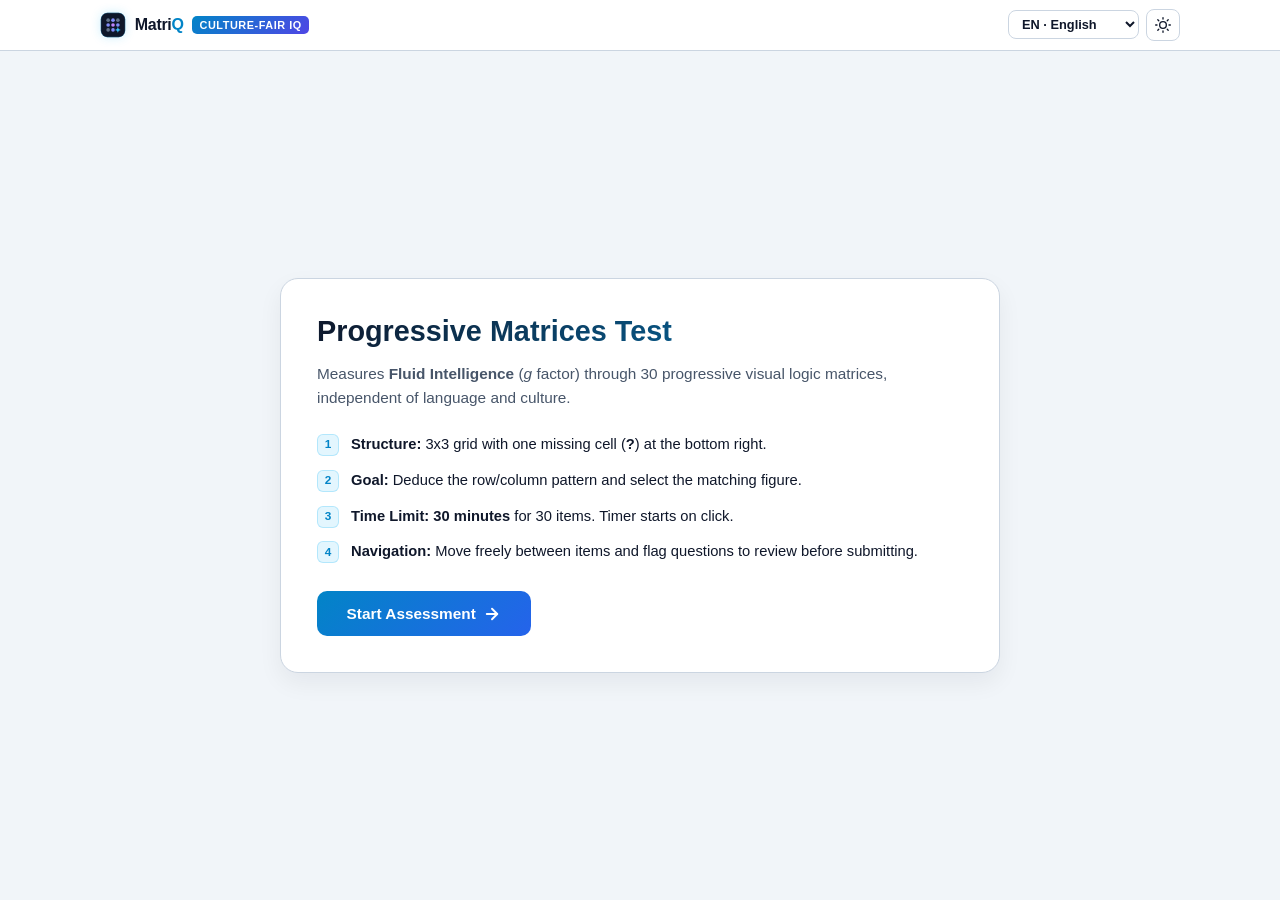
<file: index.html>
<!DOCTYPE html>
<html lang="it" data-theme="dark">
<head>
    <meta charset="UTF-8">
    <meta name="viewport" content="width=device-width, initial-scale=1.0, maximum-scale=1.0, user-scalable=no, viewport-fit=cover">
    <title>MatriQ — Test di Intelligenza a Matrici Progressive</title>
    <meta name="description" content="Culture-fair Progressive Matrices IQ Assessment based on fluid intelligence and standardized psychometrics.">
    <link rel="icon" type="image/svg+xml" href="assets/brand/favicon.svg">
    <link rel="stylesheet" href="assets/css/style.css">
</head>
<body>

    <a href="#main-content" class="skip-link">Passa al contenuto principale</a>
    <div id="sr-announcer" class="sr-only" aria-live="polite"></div>

    <!-- Top App Bar -->
    <header role="banner">
        <div class="header-inner">
            <div class="brand" aria-label="MatriQ Home">
                <div class="brand-logo-icon">
                    <svg viewBox="0 0 64 64" width="26" height="26" fill="none">
                        <rect x="2" y="2" width="60" height="60" rx="16" fill="#0f172a" stroke="#38bdf8" stroke-opacity="0.4" stroke-width="2" />
                        <circle cx="20" cy="20" r="4.5" fill="#64748b" />
                        <circle cx="32" cy="20" r="4.5" fill="#818cf8" />
                        <circle cx="44" cy="20" r="4.5" fill="#64748b" />
                        <circle cx="20" cy="32" r="4.5" fill="#818cf8" />
                        <circle cx="32" cy="32" r="4.5" fill="#c084fc" />
                        <circle cx="44" cy="32" r="4.5" fill="#818cf8" />
                        <circle cx="20" cy="44" r="4.5" fill="#64748b" />
                        <circle cx="32" cy="44" r="4.5" fill="#818cf8" />
                        <path d="M 44,37 L 46,42 L 51,44 L 46,46 L 44,51 L 42,46 L 37,44 L 42,42 Z" fill="#38bdf8" />
                    </svg>
                </div>
                <span class="brand-title" id="txt-brand-title">Matri<span style="color: var(--accent-cyan);">Q</span></span>
                <span class="brand-badge" id="txt-brand-badge">CULTURE-FAIR IQ</span>
            </div>

            <div class="header-meta" id="header-meta" style="display: none;">
                <div class="progress-pill" id="progress-indicator">
                    <span class="prog-full">Domanda 1 di 30</span>
                    <span class="prog-short">01 / 30</span>
                </div>
                <div class="timer-badge" id="timer-display" aria-label="Tempo rimanente">
                    <svg class="ui-icon" width="14" height="14" viewBox="0 0 24 24" fill="none" stroke="currentColor" stroke-width="2.2" stroke-linecap="round" stroke-linejoin="round" aria-hidden="true">
                        <circle cx="12" cy="12" r="10"></circle>
                        <polyline points="12 6 12 12 16 14"></polyline>
                    </svg>
                    <span id="timer-text">30:00</span>
                </div>
                <button class="btn-secondary desktop-only-btn" id="open-map-btn">
                    <svg class="ui-icon" width="14" height="14" viewBox="0 0 24 24" fill="none" stroke="currentColor" stroke-width="2" stroke-linecap="round" stroke-linejoin="round" aria-hidden="true">
                        <rect x="3" y="3" width="7" height="7" rx="1"></rect>
                        <rect x="14" y="3" width="7" height="7" rx="1"></rect>
                        <rect x="14" y="14" width="7" height="7" rx="1"></rect>
                        <rect x="3" y="14" width="7" height="7" rx="1"></rect>
                    </svg>
                    <span id="txt-open-map-btn">Mappa Quesiti</span>
                </button>
            </div>

            <div class="header-actions">
                <!-- Language Selector (ISO codes, zero emojis) -->
                <select class="lang-select" id="lang-select" aria-label="Seleziona Lingua">
                    <option value="it">IT · Italiano</option>
                    <option value="en">EN · English</option>
                    <option value="de">DE · Deutsch</option>
                    <option value="es">ES · Español</option>
                    <option value="pt">PT · Português</option>
                    <option value="fr">FR · Français</option>
                </select>

                <!-- Theme Toggle (Vector SVG, zero emojis) -->
                <button class="theme-toggle-btn" id="theme-toggle-btn" aria-label="Cambia tema chiaro/scuro">
                    <span id="theme-icon" class="icon-wrap">
                        <svg width="16" height="16" viewBox="0 0 24 24" fill="none" stroke="currentColor" stroke-width="2" stroke-linecap="round" stroke-linejoin="round">
                            <path d="M21 12.79A9 9 0 1 1 11.21 3 7 7 0 0 0 21 12.79z"></path>
                        </svg>
                    </span>
                </button>
            </div>
        </div>

        <!-- Linear Progress Bar (Visible during active test) -->
        <div class="test-progress-track" id="test-progress-track" style="display: none;">
            <div class="test-progress-fill" id="test-progress-fill" style="width: 3.33%;"></div>
        </div>
    </header>

    <main class="container" id="main-content" role="main">

        <!-- Screen 1: Introduction -->
        <section class="intro-card" id="intro-screen">
            <h1 class="intro-title" id="txt-intro-title">Test a Matrici Progressive</h1>
            <p class="intro-desc" id="txt-intro-desc">
                Misura l'<strong>Intelligenza Fluida</strong> (fattore <em>g</em>) con 30 matrici logiche a difficoltà crescente, indipendenti da lingua e cultura.
            </p>
            <ul class="instructions-list">
                <li>
                    <span class="bullet" aria-hidden="true">1</span>
                    <span><strong id="txt-rule-1-title">Struttura:</strong> <span id="txt-rule-1-desc">Griglia 3x3 con una cella mancante (<strong>?</strong>) in basso a destra.</span></span>
                </li>
                <li>
                    <span class="bullet" aria-hidden="true">2</span>
                    <span><strong id="txt-rule-2-title">Obiettivo:</strong> <span id="txt-rule-2-desc">Trova la regola logica tra righe e colonne e scegli la figura corretta.</span></span>
                </li>
                <li>
                    <span class="bullet" aria-hidden="true">3</span>
                    <span><strong id="txt-rule-3-title">Tempo:</strong> <span id="txt-rule-3-desc"><strong>30 minuti</strong> per 30 quesiti. Il timer parte all'avvio.</span></span>
                </li>
                <li>
                    <span class="bullet" aria-hidden="true">4</span>
                    <span><strong id="txt-rule-4-title">Navigazione:</strong> <span id="txt-rule-4-desc">Scorri liberamente tra i quesiti e segna i dubbi per rivederli prima della consegna.</span></span>
                </li>
            </ul>
            <div class="intro-cta-wrap">
                <button class="btn-primary" id="start-btn">
                    <span id="txt-start-btn">Inizia la Valutazione</span>
                    <svg class="ui-icon" width="18" height="18" viewBox="0 0 24 24" fill="none" stroke="currentColor" stroke-width="2.5" stroke-linecap="round" stroke-linejoin="round" aria-hidden="true">
                        <line x1="5" y1="12" x2="19" y2="12"></line>
                        <polyline points="12 5 19 12 12 19"></polyline>
                    </svg>
                </button>
            </div>
        </section>

        <!-- Screen 2: Active Test (App-Grade Workspace) -->
        <section id="test-screen">
            <!-- Interactive Question Scrubber Strip -->
            <div class="scrubber-bar" aria-label="Navigazione rapida quesiti">
                <div class="question-scrubber" id="question-scrubber" role="tablist">
                    <!-- 30 interactive step pills rendered by JS -->
                </div>
            </div>

            <!-- Unified Workspace -->
            <div class="test-workspace">
                <!-- Left / Top Pane: Stimulus Matrix -->
                <div class="test-stimulus-pane">
                    <div class="stimulus-card-wrap">
                        <div class="matrix-meta-bar">
                            <span class="category-tag" id="q-category">Progressione Quantitativa</span>
                            <button class="flag-btn" id="flag-btn" aria-pressed="false">
                                <svg class="ui-icon flag-svg" width="14" height="14" viewBox="0 0 24 24" fill="none" stroke="currentColor" stroke-width="2.2" stroke-linecap="round" stroke-linejoin="round" aria-hidden="true">
                                    <path d="M19 21l-7-5-7 5V5a2 2 0 0 1 2-2h10a2 2 0 0 1 2 2z"></path>
                                </svg>
                                <span id="txt-flag-label">Segna per dopo</span>
                            </button>
                        </div>

                        <div class="matrix-container">
                            <div class="matrix-grid" id="matrix-grid" role="region" aria-label="Matrice logica 3x3 del quesito">
                                <!-- 9 cells rendered by JS -->
                            </div>
                        </div>
                    </div>
                </div>

                <!-- Right / Bottom Pane: Tactile Option Keypad & Navigation -->
                <div class="test-response-pane">
                    <div class="options-section">
                        <div class="options-title" id="txt-missing-figure-title">Seleziona la figura mancante per completare la logica:</div>
                        <div class="options-grid" id="options-grid" role="radiogroup" aria-label="Opzioni di risposta">
                            <!-- Options rendered by JS -->
                        </div>
                    </div>

                    <!-- App Navigation Dock (Docked on Mobile, Inline on Desktop) -->
                    <div class="controls-bar">
                        <button class="btn-secondary nav-btn-prev" id="prev-btn" aria-label="Quesito precedente">
                            <svg class="ui-icon" width="16" height="16" viewBox="0 0 24 24" fill="none" stroke="currentColor" stroke-width="2.2" stroke-linecap="round" stroke-linejoin="round" aria-hidden="true">
                                <polyline points="15 18 9 12 15 6"></polyline>
                            </svg>
                            <span id="txt-prev-btn">Precedente</span>
                        </button>

                        <button class="btn-secondary mobile-map-btn" id="mobile-map-btn" aria-label="Apri mappa quesiti e consegna">
                            <svg class="ui-icon" width="15" height="15" viewBox="0 0 24 24" fill="none" stroke="currentColor" stroke-width="2.2" stroke-linecap="round" stroke-linejoin="round" aria-hidden="true">
                                <rect x="3" y="3" width="7" height="7" rx="1"></rect>
                                <rect x="14" y="3" width="7" height="7" rx="1"></rect>
                                <rect x="14" y="14" width="7" height="7" rx="1"></rect>
                                <rect x="3" y="14" width="7" height="7" rx="1"></rect>
                            </svg>
                            <span id="mobile-map-label">1 / 30</span>
                        </button>

                        <button class="btn-secondary nav-btn-next" id="next-btn" aria-label="Quesito successivo">
                            <span id="txt-next-btn">Successiva</span>
                            <svg class="ui-icon" width="16" height="16" viewBox="0 0 24 24" fill="none" stroke="currentColor" stroke-width="2.2" stroke-linecap="round" stroke-linejoin="round" aria-hidden="true">
                                <polyline points="9 18 15 12 9 6"></polyline>
                            </svg>
                        </button>

                        <button class="btn-primary desktop-submit-btn" id="submit-btn">
                            <svg class="ui-icon" width="15" height="15" viewBox="0 0 24 24" fill="none" stroke="currentColor" stroke-width="2.4" stroke-linecap="round" stroke-linejoin="round" aria-hidden="true">
                                <polyline points="20 6 9 17 4 12"></polyline>
                            </svg>
                            <span id="txt-submit-btn">Consegna Test</span>
                        </button>
                    </div>
                </div>
            </div>
        </section>

        <!-- Screen 3: Results -->
        <section id="results-screen">
            <div class="result-hero">
                <div class="hero-glow"></div>
                <div style="font-size: 0.88rem; text-transform: uppercase; letter-spacing: 0.08em; color: var(--text-muted);" id="txt-res-hero-title">Quoziente Intellettivo Stimato</div>
                <div class="iq-badge" id="res-iq" aria-label="QI calcolato">125</div>
                <div class="iq-ci" id="res-ci">Intervallo di Confidenza al 95%: [119 - 131]</div>
                <div class="iq-classification" id="res-classification">Superiore / Alto Potenziale</div>
                <div class="percentile-rank" id="res-percentile">95.2° percentile</div>

                <div class="stats-grid">
                    <div class="stat-box">
                        <div class="stat-val" id="res-raw-score">25 / 30</div>
                        <div class="stat-label" id="txt-res-raw-score">Punteggio Grezzo</div>
                    </div>
                    <div class="stat-box">
                        <div class="stat-val" id="res-time-spent">21:40</div>
                        <div class="stat-label" id="txt-res-time-spent">Tempo Impiegato</div>
                    </div>
                    <div class="stat-box">
                        <div class="stat-val" id="res-avg-time">43s</div>
                        <div class="stat-label" id="txt-res-avg-time">Tempo Medio / Item</div>
                    </div>
                </div>
            </div>

            <!-- Action buttons: PDF & Home -->
            <div class="results-actions-bar">
                <button class="btn-primary" id="export-pdf-btn">
                    <svg class="ui-icon" width="16" height="16" viewBox="0 0 24 24" fill="none" stroke="currentColor" stroke-width="2.2" stroke-linecap="round" stroke-linejoin="round" aria-hidden="true">
                        <path d="M21 15v4a2 2 0 0 1-2 2H5a2 2 0 0 1-2-2v-4"></path>
                        <polyline points="7 10 12 15 17 10"></polyline>
                        <line x1="12" y1="15" x2="12" y2="3"></line>
                    </svg>
                    <span id="txt-export-pdf-btn">Esporta Report in PDF</span>
                </button>
                <button class="btn-secondary" id="home-btn">
                    <svg class="ui-icon" width="16" height="16" viewBox="0 0 24 24" fill="none" stroke="currentColor" stroke-width="2.2" stroke-linecap="round" stroke-linejoin="round" aria-hidden="true">
                        <polyline points="1 4 1 10 7 10"></polyline>
                        <path d="M3.51 15a9 9 0 1 0 2.13-9.36L1 10"></path>
                    </svg>
                    <span id="txt-home-btn">Torna alla Home / Ricomincia</span>
                </button>
            </div>

            <!-- Breakdown -->
            <div class="breakdown-card">
                <div class="breakdown-title" id="txt-breakdown-title">Profilo Cognitivo per Categorie di Ragionamento</div>
                <div id="categories-breakdown">
                    <!-- Category bars -->
                </div>
            </div>

            <!-- Review Button & Panel -->
            <div class="review-panel">
                <div style="display: flex; justify-content: space-between; align-items: center; margin-bottom: 0.75rem; flex-wrap: wrap; gap: 0.5rem;">
                    <div style="font-size: 1.1rem; font-weight: 700;" id="txt-review-panel-title">Revisione Dettagliata & Soluzioni</div>
                    <button class="btn-secondary" id="start-review-btn">Apri Spiegazioni Passo-Passo</button>
                </div>
                <p style="color: var(--text-muted); font-size: 0.9rem; line-height: 1.5;" id="txt-review-panel-desc">
                    Visualizza per ciascun quesito la regola logica esatta (orizzontale, verticale e insiemistica) e l'analisi degli errori delle altre opzioni.
                </p>
                <div id="review-container" style="display: none; margin-top: 1.25rem;">
                    <!-- Interactive review pills -->
                    <div class="review-pills-strip" id="review-pills"></div>
                    <div id="review-content"></div>
                </div>
            </div>

            <div class="print-footer-notice">
                Report psicometrico generato automaticamente &bull; Valutazione Matrici Progressive Culture-Fair &bull; Basato su scala standard Wechsler (&mu;=100, &sigma;=15)
            </div>
        </section>

    </main>

    <!-- Question Map & Submit Sheet Modal -->
    <div class="modal-overlay" id="map-modal" role="dialog" aria-modal="true" aria-labelledby="map-modal-title">
        <div class="modal-card">
            <div class="modal-drag-handle" aria-hidden="true"></div>
            <div style="display: flex; justify-content: space-between; align-items: center; margin-bottom: 0.85rem;">
                <h3 style="font-size: 1.05rem; font-weight: 700;" id="map-modal-title">Mappa dei 30 Quesiti</h3>
                <button id="close-map-btn" class="icon-close-btn" aria-label="Chiudi finestra mappa">
                    <svg width="18" height="18" viewBox="0 0 24 24" fill="none" stroke="currentColor" stroke-width="2.2" stroke-linecap="round" stroke-linejoin="round">
                        <line x1="18" y1="6" x2="6" y2="18"></line>
                        <line x1="6" y1="6" x2="18" y2="18"></line>
                    </svg>
                </button>
            </div>
            <div class="map-legend">
                <span class="legend-item"><span class="legend-dot answered"></span> <span id="txt-map-answered">Risposto</span></span>
                <span class="legend-item"><span class="legend-dot flagged"></span> <span id="txt-map-flagged">Segnato</span></span>
                <span class="legend-item"><span class="legend-dot unanswered"></span> <span id="txt-map-unanswered">Non risposto</span></span>
            </div>
            <div class="question-map-grid" id="question-map-grid"></div>
            <div class="modal-actions-row">
                <button class="btn-secondary" id="confirm-map-btn" style="flex: 1; justify-content: center;">Chiudi</button>
                <button class="btn-primary" id="modal-submit-btn" style="flex: 1; justify-content: center;">
                    <svg class="ui-icon" width="15" height="15" viewBox="0 0 24 24" fill="none" stroke="currentColor" stroke-width="2.4" stroke-linecap="round" stroke-linejoin="round" aria-hidden="true">
                        <polyline points="20 6 9 17 4 12"></polyline>
                    </svg>
                    <span id="txt-modal-submit-btn">Consegna Test</span>
                </button>
            </div>
        </div>
    </div>

    <!-- Confirm Submit Modal -->
    <div class="modal-overlay" id="confirm-modal" role="dialog" aria-modal="true" aria-labelledby="confirm-modal-title">
        <div class="modal-card">
            <h3 style="font-size: 1.15rem; font-weight: 700; margin-bottom: 0.65rem;" id="confirm-modal-title">Conferma Consegna Test</h3>
            <p id="confirm-modal-text" style="color: var(--text-muted); line-height: 1.5; margin-bottom: 1.35rem; font-size: 0.92rem;">
                Sei sicuro di voler terminare il test e calcolare il tuo Quoziente Intellettivo?
            </p>
            <div class="modal-actions-row">
                <button class="btn-secondary" id="cancel-submit-btn" style="flex: 1; justify-content: center;">Torna al Test</button>
                <button class="btn-primary" id="proceed-submit-btn" style="flex: 1; justify-content: center;">Conferma & Calcola</button>
            </div>
        </div>
    </div>

    <!-- Modular Scripts (Zero external dependencies, 100% offline & file:// compatible) -->
    <script src="assets/js/data.js"></script>
    <script src="assets/js/i18n.js"></script>
    <script src="assets/js/scoring.js"></script>
    <script src="assets/js/app.js"></script>
</body>
</html>
</file>
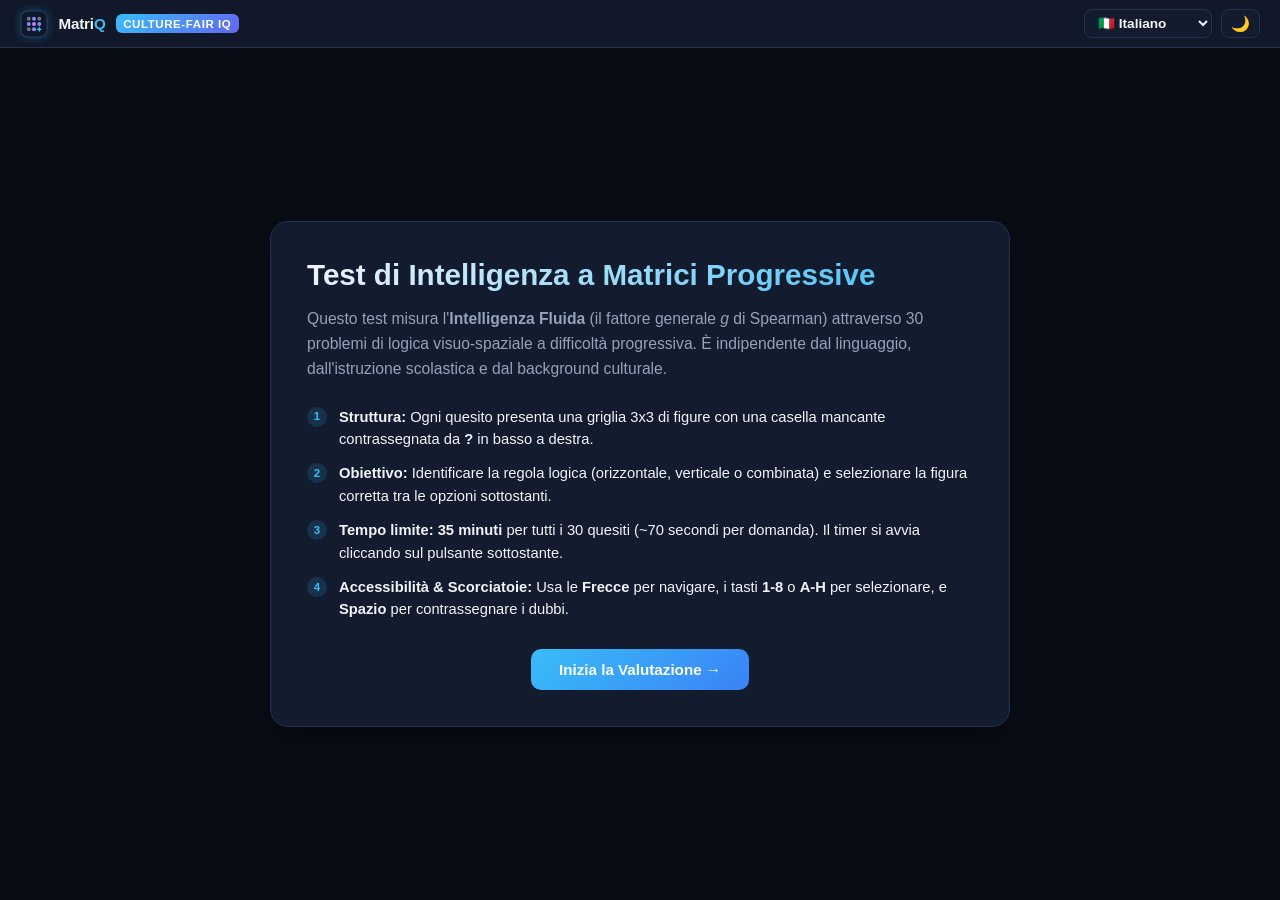
<file: app_template.html>
<!DOCTYPE html>
<html lang="it" data-theme="dark">
<head>
    <meta charset="UTF-8">
    <meta name="viewport" content="width=device-width, initial-scale=1.0">
    <title>MatriQ — Test di Intelligenza a Matrici Progressive</title>
    <link rel="icon" type="image/svg+xml" href="favicon.svg">
    <link rel="alternate icon" type="image/svg+xml" href="data:image/svg+xml,%3Csvg xmlns='http://www.w3.org/2000/svg' viewBox='0 0 64 64'%3E%3Crect width='64' height='64' rx='16' fill='%230f172a'/%3E%3Ccircle cx='20' cy='20' r='4.5' fill='%2364748b'/%3E%3Ccircle cx='32' cy='20' r='4.5' fill='%23818cf8'/%3E%3Ccircle cx='44' cy='20' r='4.5' fill='%2364748b'/%3E%3Ccircle cx='20' cy='32' r='4.5' fill='%23818cf8'/%3E%3Ccircle cx='32' cy='32' r='4.5' fill='%23c084fc'/%3E%3Ccircle cx='44' cy='32' r='4.5' fill='%23818cf8'/%3E%3Ccircle cx='20' cy='44' r='4.5' fill='%2364748b'/%3E%3Ccircle cx='32' cy='44' r='4.5' fill='%23818cf8'/%3E%3Cpath d='M 44,37 L 46,42 L 51,44 L 46,46 L 44,51 L 42,46 L 37,44 L 42,42 Z' fill='%2338bdf8'/%3E%3C/svg%3E">
    <meta name="description" content="Culture-fair Progressive Matrices IQ Assessment based on fluid intelligence and standardized psychometrics.">
    
    <style>
        /* CSS Variables - Dual Theme (Dark / Light) */
        :root[data-theme="dark"] {
            --bg-main: #090d16;
            --bg-card: #131b2e;
            --bg-card-hover: #1c2742;
            --bg-cell: #0b111f;
            --border-color: #24324f;
            --border-cell: #1e2c47;
            --text-main: #f1f5f9;
            --text-muted: #94a3b8;
            --accent-cyan: #38bdf8;
            --accent-blue: #3b82f6;
            --accent-indigo: #6366f1;
            --accent-emerald: #10b981;
            --accent-rose: #f43f5e;
            --accent-amber: #f59e0b;
            --shadow-subtle: 0 10px 25px rgba(0, 0, 0, 0.4);
            --cell-target-bg: rgba(56, 189, 248, 0.05);
            --header-bg: rgba(19, 27, 46, 0.88);
        }

        :root[data-theme="light"] {
            --bg-main: #f8fafc;
            --bg-card: #ffffff;
            --bg-card-hover: #f1f5f9;
            --bg-cell: #f8fafc;
            --border-color: #cbd5e1;
            --border-cell: #94a3b8;
            --text-main: #0f172a;
            --text-muted: #475569;
            --accent-cyan: #0284c7;
            --accent-blue: #2563eb;
            --accent-indigo: #4f46e5;
            --accent-emerald: #059669;
            --accent-rose: #e11d48;
            --accent-amber: #d97706;
            --shadow-subtle: 0 10px 25px rgba(0, 0, 0, 0.06);
            --cell-target-bg: rgba(2, 132, 199, 0.05);
            --header-bg: rgba(255, 255, 255, 0.92);
        }

        * {
            box-sizing: border-box;
            margin: 0;
            padding: 0;
            font-family: -apple-system, BlinkMacSystemFont, "Segoe UI", Roboto, Helvetica, Arial, sans-serif;
            -webkit-font-smoothing: antialiased;
        }

        body {
            background-color: var(--bg-main);
            color: var(--text-main);
            min-height: 100vh;
            display: flex;
            flex-direction: column;
            transition: background-color 0.25s ease, color 0.25s ease;
        }

        /* Accessibility: skip link & focus ring */
        .skip-link {
            position: absolute;
            top: -40px;
            left: 0;
            background: var(--accent-cyan);
            color: #000;
            padding: 8px;
            z-index: 1000;
            text-decoration: none;
            font-weight: bold;
        }
        .skip-link:focus {
            top: 0;
        }

        :focus-visible {
            outline: 2px solid var(--accent-cyan);
            outline-offset: 2px;
        }

        @media (prefers-reduced-motion: reduce) {
            *, *::before, *::after {
                animation-duration: 0.01ms !important;
                animation-iteration-count: 1 !important;
                transition-duration: 0.01ms !important;
                scroll-behavior: auto !important;
            }
        }

        /* App Header */
        header {
            background: var(--header-bg);
            backdrop-filter: blur(12px);
            border-bottom: 1px solid var(--border-color);
            position: sticky;
            top: 0;
            z-index: 100;
            padding: 0.55rem 1.25rem;
            display: flex;
            align-items: center;
            justify-content: space-between;
            gap: 1rem;
            flex-shrink: 0;
        }

        .brand {
            display: flex;
            align-items: center;
            gap: 0.65rem;
            text-decoration: none;
            color: var(--text-main);
        }

        .brand-logo-icon {
            display: flex;
            align-items: center;
            justify-content: center;
            border-radius: 8px;
            overflow: hidden;
            box-shadow: 0 0 10px rgba(56, 189, 248, 0.25);
        }

        .brand-badge {
            background: linear-gradient(135deg, var(--accent-cyan), var(--accent-indigo));
            color: #ffffff;
            font-weight: 800;
            font-size: 0.72rem;
            padding: 0.22rem 0.45rem;
            border-radius: 6px;
            letter-spacing: 0.05em;
        }

        .brand-title {
            font-size: 0.95rem;
            font-weight: 700;
            letter-spacing: -0.01em;
        }

        /* Header Controls */
        .header-actions {
            display: flex;
            align-items: center;
            gap: 0.6rem;
        }

        .lang-select {
            background: var(--bg-card);
            color: var(--text-main);
            border: 1px solid var(--border-color);
            padding: 0.3rem 0.55rem;
            border-radius: 8px;
            font-size: 0.85rem;
            font-weight: 600;
            cursor: pointer;
            transition: border-color 0.15s;
        }

        .theme-toggle-btn {
            background: var(--bg-card);
            border: 1px solid var(--border-color);
            color: var(--text-main);
            padding: 0.3rem 0.55rem;
            border-radius: 8px;
            cursor: pointer;
            font-size: 0.95rem;
            display: flex;
            align-items: center;
            justify-content: center;
            transition: all 0.15s;
        }
        .theme-toggle-btn:hover {
            background: var(--bg-card-hover);
            border-color: var(--accent-cyan);
        }

        /* Timer and Progress */
        .header-meta {
            display: flex;
            align-items: center;
            gap: 0.75rem;
        }

        .timer-badge {
            display: flex;
            align-items: center;
            gap: 0.35rem;
            background: var(--bg-card);
            border: 1px solid var(--border-color);
            padding: 0.3rem 0.65rem;
            border-radius: 8px;
            font-size: 0.92rem;
            font-weight: 700;
            color: var(--accent-cyan);
            font-variant-numeric: tabular-nums;
        }

        .timer-badge.warning {
            border-color: var(--accent-rose);
            color: var(--accent-rose);
            animation: pulse 1.5s infinite;
        }

        @keyframes pulse {
            0%, 100% { opacity: 1; }
            50% { opacity: 0.55; }
        }

        .progress-pill {
            font-size: 0.85rem;
            color: var(--text-muted);
            font-weight: 600;
        }

        /* Container */
        .container {
            max-width: 1080px;
            margin: 0 auto;
            width: 100%;
            padding: clamp(0.75rem, 1.5vh, 1.25rem);
            flex: 1;
            display: flex;
            flex-direction: column;
            justify-content: center;
        }

        /* Intro Screen */
        .intro-card {
            background: var(--bg-card);
            border: 1px solid var(--border-color);
            border-radius: 18px;
            padding: 2.25rem;
            max-width: 740px;
            margin: auto;
            box-shadow: var(--shadow-subtle);
        }

        .intro-title {
            font-size: 1.85rem;
            font-weight: 800;
            margin-bottom: 0.9rem;
            background: linear-gradient(135deg, var(--text-main), var(--accent-cyan));
            -webkit-background-clip: text;
            -webkit-text-fill-color: transparent;
        }

        .intro-desc {
            color: var(--text-muted);
            line-height: 1.6;
            margin-bottom: 1.5rem;
            font-size: 0.98rem;
        }

        .instructions-list {
            list-style: none;
            display: flex;
            flex-direction: column;
            gap: 0.8rem;
            margin-bottom: 1.8rem;
        }

        .instructions-list li {
            display: flex;
            align-items: flex-start;
            gap: 0.75rem;
            font-size: 0.92rem;
            color: var(--text-main);
            line-height: 1.5;
        }

        .instructions-list li .bullet {
            width: 20px;
            height: 20px;
            border-radius: 50%;
            background: rgba(56, 189, 248, 0.15);
            color: var(--accent-cyan);
            display: flex;
            align-items: center;
            justify-content: center;
            font-size: 0.72rem;
            font-weight: 800;
            flex-shrink: 0;
            margin-top: 1px;
        }

        .btn-primary {
            background: linear-gradient(135deg, var(--accent-cyan), var(--accent-blue));
            color: #ffffff;
            font-weight: 700;
            font-size: 0.95rem;
            border: none;
            padding: 0.75rem 1.75rem;
            border-radius: 10px;
            cursor: pointer;
            transition: transform 0.15s, box-shadow 0.15s;
            display: inline-flex;
            align-items: center;
            gap: 0.5rem;
        }

        .btn-primary:hover {
            transform: translateY(-2px);
            box-shadow: 0 8px 20px rgba(56, 189, 248, 0.35);
        }

        .btn-secondary {
            background: var(--bg-card);
            color: var(--text-main);
            border: 1px solid var(--border-color);
            padding: 0.55rem 1.15rem;
            border-radius: 8px;
            cursor: pointer;
            font-weight: 600;
            font-size: 0.88rem;
            transition: background 0.15s, border-color 0.15s, transform 0.1s;
            display: inline-flex;
            align-items: center;
            gap: 0.4rem;
        }

        .btn-secondary:hover {
            background: var(--bg-card-hover);
            border-color: var(--accent-cyan);
        }

        /* ========================================================
           ERGONOMIC ZERO-SCROLL TEST WORKSPACE (SPLIT LAYOUT)
           ======================================================== */
        #test-screen {
            display: none;
            flex-direction: column;
            gap: 0.75rem;
            width: 100%;
            margin: auto;
        }

        .matrix-meta-bar {
            display: flex;
            justify-content: space-between;
            align-items: center;
            width: 100%;
        }

        .category-tag {
            font-size: 0.78rem;
            text-transform: uppercase;
            letter-spacing: 0.05em;
            color: var(--accent-cyan);
            background: rgba(56, 189, 248, 0.1);
            border: 1px solid rgba(56, 189, 248, 0.2);
            padding: 0.22rem 0.55rem;
            border-radius: 6px;
            font-weight: 700;
        }

        .flag-btn {
            background: transparent;
            border: 1px solid var(--border-color);
            color: var(--text-muted);
            padding: 0.3rem 0.65rem;
            border-radius: 6px;
            cursor: pointer;
            font-size: 0.82rem;
            display: flex;
            align-items: center;
            gap: 0.4rem;
            transition: all 0.15s;
        }

        .flag-btn.active {
            background: rgba(245, 158, 11, 0.15);
            border-color: var(--accent-amber);
            color: var(--accent-amber);
        }

        /* Two-column split on screens >= 800px */
        .test-workspace {
            display: grid;
            grid-template-columns: 1fr 1fr;
            gap: clamp(1rem, 2vw, 2rem);
            align-items: center;
            width: 100%;
        }

        @media (max-width: 820px) {
            .test-workspace {
                grid-template-columns: 1fr;
                gap: 1rem;
            }
        }

        /* Left Pane: 3x3 Matrix Stimulus */
        .test-stimulus-pane {
            display: flex;
            justify-content: center;
            align-items: center;
        }

        .matrix-container {
            background: var(--bg-card);
            border: 1px solid var(--border-color);
            border-radius: 16px;
            padding: clamp(0.75rem, 1.6vh, 1.25rem);
            display: flex;
            justify-content: center;
            align-items: center;
            box-shadow: var(--shadow-subtle);
            width: 100%;
            max-width: min(440px, 52vh);
        }

        .matrix-grid {
            display: grid;
            grid-template-columns: repeat(3, 1fr);
            gap: clamp(6px, 1.2vh, 10px);
            width: 100%;
            aspect-ratio: 1 / 1;
        }

        .matrix-cell {
            background: var(--bg-cell);
            border: 1px solid var(--border-cell);
            border-radius: 10px;
            aspect-ratio: 1 / 1;
            display: flex;
            align-items: center;
            justify-content: center;
            padding: 6px;
            position: relative;
            color: var(--text-main);
        }

        .matrix-cell svg {
            width: 100%;
            height: 100%;
            display: block;
        }

        .matrix-cell.target {
            border: 2px dashed var(--accent-cyan);
            background: var(--cell-target-bg);
        }

        .target-placeholder {
            font-size: clamp(1.8rem, 3.5vh, 2.3rem);
            font-weight: 800;
            color: var(--accent-cyan);
            opacity: 0.75;
        }

        /* Right Pane: Response Options & Controls */
        .test-response-pane {
            display: flex;
            flex-direction: column;
            justify-content: center;
            width: 100%;
        }

        .options-section {
            width: 100%;
        }

        .options-title {
            font-size: 0.88rem;
            color: var(--text-muted);
            margin-bottom: 0.6rem;
            font-weight: 600;
        }

        .options-grid {
            display: grid;
            grid-template-columns: repeat(4, 1fr);
            gap: clamp(6px, 1.2vh, 10px);
            width: 100%;
            max-width: 480px;
        }

        @media (max-width: 480px) {
            .options-grid {
                grid-template-columns: repeat(3, 1fr);
            }
        }

        .option-card {
            background: var(--bg-card);
            border: 1.5px solid var(--border-color);
            border-radius: 10px;
            aspect-ratio: 1 / 1;
            padding: 6px;
            cursor: pointer;
            position: relative;
            display: flex;
            align-items: center;
            justify-content: center;
            transition: all 0.15s ease;
            color: var(--text-main);
            max-height: min(105px, 13vh);
        }

        .option-card:hover {
            border-color: var(--accent-cyan);
            background: var(--bg-card-hover);
            transform: translateY(-2px);
        }

        .option-card.selected {
            border-color: var(--accent-cyan);
            background: rgba(56, 189, 248, 0.12);
            box-shadow: 0 0 14px rgba(56, 189, 248, 0.3);
        }

        .option-badge {
            position: absolute;
            top: 5px;
            left: 5px;
            width: 18px;
            height: 18px;
            border-radius: 50%;
            background: var(--bg-cell);
            border: 1px solid var(--border-color);
            font-size: 0.68rem;
            font-weight: 700;
            color: var(--text-muted);
            display: flex;
            align-items: center;
            justify-content: center;
        }

        .option-card.selected .option-badge {
            background: var(--accent-cyan);
            color: #ffffff;
            border-color: var(--accent-cyan);
        }

        .option-card svg {
            width: 82%;
            height: 82%;
            display: block;
        }

        /* Controls inside the response pane */
        .controls-bar {
            display: flex;
            justify-content: space-between;
            align-items: center;
            margin-top: clamp(0.75rem, 1.5vh, 1.25rem);
            padding-top: clamp(0.5rem, 1vh, 0.85rem);
            border-top: 1px solid var(--border-color);
            width: 100%;
            max-width: 480px;
        }

        .nav-buttons {
            display: flex;
            gap: 0.6rem;
        }

        /* Drawer / Modals */
        .modal-overlay {
            position: fixed;
            top: 0;
            left: 0;
            right: 0;
            bottom: 0;
            background: rgba(0, 0, 0, 0.75);
            backdrop-filter: blur(4px);
            z-index: 200;
            display: none;
            align-items: center;
            justify-content: center;
            padding: 1.5rem;
        }

        .modal-card {
            background: var(--bg-card);
            border: 1px solid var(--border-color);
            border-radius: 16px;
            padding: 1.75rem;
            max-width: 540px;
            width: 100%;
            box-shadow: 0 20px 40px rgba(0, 0, 0, 0.5);
        }

        .question-map-grid {
            display: grid;
            grid-template-columns: repeat(6, 1fr);
            gap: 8px;
            margin: 1.25rem 0;
        }

        .map-item {
            aspect-ratio: 1 / 1;
            border-radius: 8px;
            background: var(--bg-cell);
            border: 1px solid var(--border-color);
            color: var(--text-muted);
            font-weight: 700;
            font-size: 0.88rem;
            display: flex;
            align-items: center;
            justify-content: center;
            cursor: pointer;
            transition: all 0.15s;
        }

        .map-item.answered {
            background: rgba(56, 189, 248, 0.15);
            border-color: var(--accent-cyan);
            color: var(--accent-cyan);
        }

        .map-item.flagged {
            border-color: var(--accent-amber);
            color: var(--accent-amber);
        }

        .map-item.current {
            box-shadow: 0 0 0 2px var(--accent-indigo);
        }

        /* Results Screen */
        #results-screen {
            display: none;
            flex-direction: column;
            gap: 1.5rem;
            max-width: 840px;
            margin: 0 auto;
            width: 100%;
        }

        .result-hero {
            background: var(--bg-card);
            border: 1px solid var(--border-color);
            border-radius: 20px;
            padding: 2.25rem;
            text-align: center;
            box-shadow: var(--shadow-subtle);
            position: relative;
            overflow: hidden;
        }

        .hero-glow {
            position: absolute;
            top: -50px;
            left: 50%;
            transform: translateX(-50%);
            width: 320px;
            height: 120px;
            background: radial-gradient(ellipse, rgba(56, 189, 248, 0.2), transparent 70%);
            pointer-events: none;
        }

        .iq-badge {
            font-size: 4.5rem;
            font-weight: 900;
            line-height: 1;
            margin: 0.65rem 0;
            background: linear-gradient(135deg, var(--text-main), var(--accent-cyan));
            -webkit-background-clip: text;
            -webkit-text-fill-color: transparent;
        }

        .iq-ci {
            font-size: 1.05rem;
            color: var(--text-muted);
            margin-bottom: 0.4rem;
            font-weight: 600;
        }

        .iq-classification {
            font-size: 1.3rem;
            font-weight: 800;
            color: var(--accent-cyan);
            margin-bottom: 0.25rem;
        }

        .percentile-rank {
            font-size: 0.95rem;
            color: var(--text-muted);
        }

        .stats-grid {
            display: grid;
            grid-template-columns: repeat(3, 1fr);
            gap: 1rem;
            margin-top: 1.25rem;
            padding-top: 1.25rem;
            border-top: 1px solid var(--border-color);
        }

        .stat-box {
            text-align: center;
        }

        .stat-val {
            font-size: 1.35rem;
            font-weight: 700;
            color: var(--text-main);
        }

        .stat-label {
            font-size: 0.78rem;
            color: var(--text-muted);
            margin-top: 0.2rem;
            text-transform: uppercase;
            letter-spacing: 0.05em;
        }

        /* Actions on Results (PDF & Home) */
        .results-actions-bar {
            display: flex;
            justify-content: center;
            gap: 1rem;
            flex-wrap: wrap;
        }

        /* Category Breakdown Cards */
        .breakdown-card {
            background: var(--bg-card);
            border: 1px solid var(--border-color);
            border-radius: 16px;
            padding: 1.5rem;
        }

        .breakdown-title {
            font-size: 1.05rem;
            font-weight: 700;
            margin-bottom: 1.1rem;
            color: var(--text-main);
        }

        .cat-row {
            display: flex;
            flex-direction: column;
            gap: 0.35rem;
            margin-bottom: 0.85rem;
        }

        .cat-header {
            display: flex;
            justify-content: space-between;
            font-size: 0.88rem;
            font-weight: 600;
        }

        .cat-bar-bg {
            height: 8px;
            background: var(--bg-cell);
            border: 1px solid var(--border-color);
            border-radius: 999px;
            overflow: hidden;
        }

        .cat-bar-fill {
            height: 100%;
            border-radius: 999px;
            background: linear-gradient(90deg, var(--accent-cyan), var(--accent-blue));
            transition: width 0.8s ease;
        }

        /* Review Section */
        .review-panel {
            background: var(--bg-card);
            border: 1px solid var(--border-color);
            border-radius: 16px;
            padding: 1.5rem;
        }

        .review-explanation {
            margin-top: 0.85rem;
            padding: 1rem;
            background: var(--bg-cell);
            border-left: 3px solid var(--accent-cyan);
            border-radius: 0 8px 8px 0;
            font-size: 0.92rem;
            line-height: 1.55;
            color: var(--text-main);
        }

        .option-card.review-correct {
            border-color: var(--accent-emerald) !important;
            background: rgba(16, 185, 129, 0.12) !important;
        }

        .option-card.review-user-wrong {
            border-color: var(--accent-rose) !important;
            background: rgba(244, 63, 94, 0.12) !important;
        }

        /* Review Split Layout */
        .review-split {
            display: grid;
            grid-template-columns: 1fr 1fr;
            gap: 1.5rem;
            align-items: center;
            margin-bottom: 1rem;
        }

        @media (max-width: 820px) {
            .review-split {
                grid-template-columns: 1fr;
                gap: 1rem;
            }
        }

        /* Live Region for Screen Readers */
        .sr-only {
            position: absolute;
            width: 1px;
            height: 1px;
            padding: 0;
            margin: -1px;
            overflow: hidden;
            clip: rect(0, 0, 0, 0);
            white-space: nowrap;
            border-width: 0;
        }

        /* ========================================================
           PRINT STYLESHEET FOR CRISP A4 PDF EXPORT
           ======================================================== */
        @media print {
            header,
            .results-actions-bar,
            .review-panel,
            .controls-bar,
            .modal-overlay,
            #test-screen,
            #intro-screen {
                display: none !important;
            }

            body {
                background: #ffffff !important;
                color: #0f172a !important;
                font-size: 11pt !important;
            }

            .container {
                max-width: 100% !important;
                padding: 0 !important;
            }

            #results-screen {
                display: block !important;
            }

            .result-hero {
                background: #ffffff !important;
                border: 2px solid #0f172a !important;
                box-shadow: none !important;
                padding: 1.5rem !important;
                page-break-inside: avoid;
            }

            .hero-glow {
                display: none !important;
            }

            .iq-badge {
                color: #0f172a !important;
                -webkit-text-fill-color: #0f172a !important;
                font-size: 3.5rem !important;
            }

            .iq-classification {
                color: #0284c7 !important;
            }

            .breakdown-card {
                background: #ffffff !important;
                border: 1px solid #cbd5e1 !important;
                box-shadow: none !important;
                margin-top: 1.5rem !important;
                page-break-inside: avoid;
            }

            .cat-bar-bg {
                border: 1px solid #94a3b8 !important;
            }

            .cat-bar-fill {
                background: #0284c7 !important;
                print-color-adjust: exact;
                -webkit-print-color-adjust: exact;
            }

            .print-footer-notice {
                display: block !important;
                margin-top: 2rem;
                text-align: center;
                font-size: 8pt;
                color: #64748b;
                border-top: 1px solid #e2e8f0;
                padding-top: 0.5rem;
            }
        }

        .print-footer-notice {
            display: none;
        }
    </style>
</head>
<body>

    <a href="#main-content" class="skip-link">Passa al contenuto principale</a>
    <div id="sr-announcer" class="sr-only" aria-live="polite"></div>

    <!-- Header -->
    <header role="banner">
        <div class="brand" aria-label="MatriQ Home">
            <div class="brand-logo-icon">
                <svg viewBox="0 0 64 64" width="28" height="28" fill="none">
                    <rect x="2" y="2" width="60" height="60" rx="16" fill="#0f172a" stroke="#38bdf8" stroke-opacity="0.4" stroke-width="2" />
                    <circle cx="20" cy="20" r="4.5" fill="#64748b" />
                    <circle cx="32" cy="20" r="4.5" fill="#818cf8" />
                    <circle cx="44" cy="20" r="4.5" fill="#64748b" />
                    <circle cx="20" cy="32" r="4.5" fill="#818cf8" />
                    <circle cx="32" cy="32" r="4.5" fill="#c084fc" />
                    <circle cx="44" cy="32" r="4.5" fill="#818cf8" />
                    <circle cx="20" cy="44" r="4.5" fill="#64748b" />
                    <circle cx="32" cy="44" r="4.5" fill="#818cf8" />
                    <path d="M 44,37 L 46,42 L 51,44 L 46,46 L 44,51 L 42,46 L 37,44 L 42,42 Z" fill="#38bdf8" />
                </svg>
            </div>
            <span class="brand-title">Matri<span style="color: var(--accent-cyan);">Q</span></span>
            <span class="brand-badge" id="txt-brand-badge">CULTURE-FAIR IQ</span>
        </div>

        <div class="header-meta" id="header-meta" style="display: none;">
            <div class="progress-pill" id="progress-indicator">Domanda 1 di 30</div>
            <div class="timer-badge" id="timer-display" aria-label="Tempo rimanente">35:00</div>
            <button class="btn-secondary" id="open-map-btn" style="padding: 0.3rem 0.65rem; font-size: 0.82rem;">
                Mappa Quesiti
            </button>
        </div>

        <div class="header-actions">
            <!-- Language Selector -->
            <select class="lang-select" id="lang-select" aria-label="Seleziona Lingua">
                <option value="it">🇮🇹 Italiano</option>
                <option value="en">🇬🇧 English</option>
                <option value="de">🇩🇪 Deutsch</option>
                <option value="es">🇪🇸 Español</option>
                <option value="pt">🇧🇷 Português</option>
                <option value="fr">🇫🇷 Français</option>
            </select>

            <!-- Theme Toggle -->
            <button class="theme-toggle-btn" id="theme-toggle-btn" aria-label="Cambia tema chiaro/scuro">
                <span id="theme-icon">🌙</span>
            </button>
        </div>
    </header>

    <main class="container" id="main-content" role="main">

        <!-- Screen 1: Introduction -->
        <section class="intro-card" id="intro-screen">
            <h1 class="intro-title" id="txt-intro-title">Test di Intelligenza a Matrici Progressive</h1>
            <p class="intro-desc" id="txt-intro-desc">
                Questo test misura l'<strong>Intelligenza Fluida</strong> (il fattore generale <em>g</em> di Spearman) attraverso 30 problemi di logica visuo-spaziale a difficoltà progressiva. È indipendente dal linguaggio, dall'istruzione scolastica e dal background culturale.
            </p>
            <ul class="instructions-list">
                <li>
                    <span class="bullet" aria-hidden="true">1</span>
                    <span><strong id="txt-rule-1-title">Struttura:</strong> <span id="txt-rule-1-desc">Ogni quesito presenta una griglia 3x3 di figure con una casella mancante contrassegnata da <strong>?</strong> in basso a destra.</span></span>
                </li>
                <li>
                    <span class="bullet" aria-hidden="true">2</span>
                    <span><strong id="txt-rule-2-title">Obiettivo:</strong> <span id="txt-rule-2-desc">Identificare la regola logica (orizzontale, verticale o combinata) e selezionare la figura corretta tra le opzioni sottostanti.</span></span>
                </li>
                <li>
                    <span class="bullet" aria-hidden="true">3</span>
                    <span><strong id="txt-rule-3-title">Tempo limite:</strong> <span id="txt-rule-3-desc"><strong>35 minuti</strong> per tutti i 30 quesiti (~70 secondi per domanda). Il timer si avvia cliccando sul pulsante sottostante.</span></span>
                </li>
                <li>
                    <span class="bullet" aria-hidden="true">4</span>
                    <span><strong id="txt-rule-4-title">Accessibilità & Scorciatoie:</strong> <span id="txt-rule-4-desc">Usa le <strong>Frecce</strong> per navigare, i tasti <strong>1-8</strong> o <strong>A-H</strong> per selezionare, e <strong>Spazio</strong> per contrassegnare i dubbi.</span></span>
                </li>
            </ul>
            <div style="text-align: center; margin-top: 1.5rem;">
                <button class="btn-primary" id="start-btn">Inizia la Valutazione &rarr;</button>
            </div>
        </section>

        <!-- Screen 2: Active Test (Split Zero-Scroll Workspace) -->
        <section id="test-screen">
            <div class="matrix-meta-bar">
                <span class="category-tag" id="q-category">Progressione Quantitativa</span>
                <button class="flag-btn" id="flag-btn" aria-pressed="false">
                    <span aria-hidden="true">&#9873;</span> <span id="txt-flag-label">Segna per dopo</span>
                </button>
            </div>

            <!-- Two-column split: Left = Stimulus, Right = Response -->
            <div class="test-workspace">
                <div class="test-stimulus-pane">
                    <div class="matrix-container">
                        <div class="matrix-grid" id="matrix-grid" role="region" aria-label="Matrice logica 3x3 del quesito">
                            <!-- 9 cells rendered by JS -->
                        </div>
                    </div>
                </div>

                <div class="test-response-pane">
                    <div class="options-section">
                        <div class="options-title" id="txt-missing-figure-title">Seleziona la figura mancante per completare la logica:</div>
                        <div class="options-grid" id="options-grid" role="radiogroup" aria-label="Opzioni di risposta">
                            <!-- Options rendered by JS -->
                        </div>
                    </div>

                    <!-- Controls integrated directly below options -->
                    <div class="controls-bar">
                        <div class="nav-buttons">
                            <button class="btn-secondary" id="prev-btn">&larr; Precedente</button>
                            <button class="btn-secondary" id="next-btn">Successiva &rarr;</button>
                        </div>
                        <button class="btn-primary" id="submit-btn" style="padding: 0.55rem 1.15rem; font-size: 0.88rem;">
                            Consegna Test
                        </button>
                    </div>
                </div>
            </div>
        </section>

        <!-- Screen 3: Results -->
        <section id="results-screen">
            <div class="result-hero">
                <div class="hero-glow"></div>
                <div style="font-size: 0.88rem; text-transform: uppercase; letter-spacing: 0.08em; color: var(--text-muted);" id="txt-res-hero-title">Quoziente Intellettivo Stimato</div>
                <div class="iq-badge" id="res-iq" aria-label="QI calcolato">125</div>
                <div class="iq-ci" id="res-ci">Intervallo di Confidenza al 95%: [119 - 131]</div>
                <div class="iq-classification" id="res-classification">Superiore / Alto Potenziale</div>
                <div class="percentile-rank" id="res-percentile">95.2° percentile</div>

                <div class="stats-grid">
                    <div class="stat-box">
                        <div class="stat-val" id="res-raw-score">25 / 30</div>
                        <div class="stat-label" id="txt-res-raw-score">Punteggio Grezzo</div>
                    </div>
                    <div class="stat-box">
                        <div class="stat-val" id="res-time-spent">21:40</div>
                        <div class="stat-label" id="txt-res-time-spent">Tempo Impiegato</div>
                    </div>
                    <div class="stat-box">
                        <div class="stat-val" id="res-avg-time">43s</div>
                        <div class="stat-label" id="txt-res-avg-time">Tempo Medio / Item</div>
                    </div>
                </div>
            </div>

            <!-- Action buttons: PDF & Home -->
            <div class="results-actions-bar">
                <button class="btn-primary" id="export-pdf-btn">
                    <span>&#128424;</span> <span id="txt-export-pdf-btn">Esporta Report in PDF</span>
                </button>
                <button class="btn-secondary" id="home-btn">
                    <span>&#8634;</span> <span id="txt-home-btn">Torna alla Home / Ricomincia</span>
                </button>
            </div>

            <!-- Breakdown -->
            <div class="breakdown-card">
                <div class="breakdown-title" id="txt-breakdown-title">Profilo Cognitivo per Categorie di Ragionamento</div>
                <div id="categories-breakdown">
                    <!-- Category bars -->
                </div>
            </div>

            <!-- Review Button & Panel -->
            <div class="review-panel">
                <div style="display: flex; justify-content: space-between; align-items: center; margin-bottom: 0.75rem; flex-wrap: wrap; gap: 0.5rem;">
                    <div style="font-size: 1.1rem; font-weight: 700;" id="txt-review-panel-title">Revisione Dettagliata & Soluzioni</div>
                    <button class="btn-secondary" id="start-review-btn">Apri Spiegazioni Passo-Passo</button>
                </div>
                <p style="color: var(--text-muted); font-size: 0.9rem; line-height: 1.5;" id="txt-review-panel-desc">
                    Visualizza per ciascun quesito la regola logica esatta (orizzontale, verticale e insiemistica) e l'analisi degli errori delle altre opzioni.
                </p>
                <div id="review-container" style="display: none; margin-top: 1.25rem;">
                    <!-- Interactive review pills -->
                    <div style="display: flex; gap: 0.4rem; overflow-x: auto; padding-bottom: 0.65rem; margin-bottom: 0.85rem;" id="review-pills"></div>
                    <div id="review-content"></div>
                </div>
            </div>

            <div class="print-footer-notice">
                Report psicométrico generato automaticamente &bull; Valutazione Matrici Progressive Culture-Fair &bull; Basato su scala standard Wechsler (&mu;=100, &sigma;=15)
            </div>
        </section>

    </main>

    <!-- Question Map Modal -->
    <div class="modal-overlay" id="map-modal" role="dialog" aria-modal="true" aria-labelledby="map-modal-title">
        <div class="modal-card">
            <div style="display: flex; justify-content: space-between; align-items: center; margin-bottom: 1rem;">
                <h3 style="font-size: 1.1rem; font-weight: 700;" id="map-modal-title">Mappa dei 30 Quesiti</h3>
                <button id="close-map-btn" style="background: none; border: none; color: var(--text-muted); font-size: 1.4rem; cursor: pointer;" aria-label="Chiudi finestra mappa">&times;</button>
            </div>
            <div style="display: flex; gap: 1rem; font-size: 0.8rem; color: var(--text-muted); margin-bottom: 0.5rem;">
                <span style="display: flex; align-items: center; gap: 0.3rem;"><span style="width: 10px; height: 10px; background: rgba(56, 189, 248, 0.4); border-radius: 2px;"></span> <span id="txt-map-answered">Risposto</span></span>
                <span style="display: flex; align-items: center; gap: 0.3rem;"><span style="width: 10px; height: 10px; background: rgba(245, 158, 11, 0.4); border-radius: 2px;"></span> <span id="txt-map-flagged">Segnato</span></span>
                <span style="display: flex; align-items: center; gap: 0.3rem;"><span style="width: 10px; height: 10px; background: var(--bg-cell); border: 1px solid var(--border-color); border-radius: 2px;"></span> <span id="txt-map-unanswered">Non risposto</span></span>
            </div>
            <div class="question-map-grid" id="question-map-grid"></div>
            <button class="btn-primary" id="confirm-map-btn" style="width: 100%; justify-content: center;">Chiudi</button>
        </div>
    </div>

    <!-- Confirm Submit Modal -->
    <div class="modal-overlay" id="confirm-modal" role="dialog" aria-modal="true" aria-labelledby="confirm-modal-title">
        <div class="modal-card">
            <h3 style="font-size: 1.2rem; font-weight: 700; margin-bottom: 0.75rem;" id="confirm-modal-title">Conferma Consegna Test</h3>
            <p id="confirm-modal-text" style="color: var(--text-muted); line-height: 1.5; margin-bottom: 1.5rem;">
                Sei sicuro di voler terminare il test e calcolare il tuo Quoziente Intellettivo?
            </p>
            <div style="display: flex; justify-content: flex-end; gap: 0.75rem;">
                <button class="btn-secondary" id="cancel-submit-btn">Torna al Test</button>
                <button class="btn-primary" id="proceed-submit-btn">Conferma & Calcola</button>
            </div>
        </div>
    </div>

    <script>
        // Data Payload
        const ITEMS = __ITEMS_JSON__;
        const ENCODED_SOLUTIONS = "__ENCODED_SOLUTIONS__";
        const I18N = __TRANSLATIONS_JSON__;
        const TOTAL_ITEMS = ITEMS.length;
        const TIME_LIMIT_SECONDS = 35 * 60; // 35 minutes

        // Language & Theme State
        let currentLang = 'it';
        let currentTheme = 'dark';

        // App State
        let currentIndex = 0;
        let userAnswers = new Array(TOTAL_ITEMS).fill(null);
        let flaggedItems = new Set();
        let timeRemaining = TIME_LIMIT_SECONDS;
        let timerInterval = null;
        let testStartTime = null;
        let decodedSolutions = null;
        let testSubmitted = false;

        // Elements
        const introScreen = document.getElementById('intro-screen');
        const testScreen = document.getElementById('test-screen');
        const resultsScreen = document.getElementById('results-screen');
        const headerMeta = document.getElementById('header-meta');
        const timerDisplay = document.getElementById('timer-display');
        const progressIndicator = document.getElementById('progress-indicator');
        const qCategory = document.getElementById('q-category');
        const flagBtn = document.getElementById('flag-btn');
        const txtFlagLabel = document.getElementById('txt-flag-label');
        const matrixGrid = document.getElementById('matrix-grid');
        const optionsGrid = document.getElementById('options-grid');
        const prevBtn = document.getElementById('prev-btn');
        const nextBtn = document.getElementById('next-btn');
        const submitBtn = document.getElementById('submit-btn');
        const langSelect = document.getElementById('lang-select');
        const themeToggleBtn = document.getElementById('theme-toggle-btn');
        const themeIcon = document.getElementById('theme-icon');
        const srAnnouncer = document.getElementById('sr-announcer');

        // Modals
        const mapModal = document.getElementById('map-modal');
        const openMapBtn = document.getElementById('open-map-btn');
        const closeMapBtn = document.getElementById('close-map-btn');
        const confirmMapBtn = document.getElementById('confirm-map-btn');
        const questionMapGrid = document.getElementById('question-map-grid');

        const confirmModal = document.getElementById('confirm-modal');
        const confirmModalText = document.getElementById('confirm-modal-text');
        const cancelSubmitBtn = document.getElementById('cancel-submit-btn');
        const proceedSubmitBtn = document.getElementById('proceed-submit-btn');

        // Initial setup for Theme & Language detection
        function initThemeAndLang() {
            // Language
            const savedLang = localStorage.getItem('matrix_iq_lang');
            if (savedLang && I18N[savedLang]) {
                currentLang = savedLang;
            } else {
                // Auto detect browser language
                const browserLang = (navigator.language || navigator.userLanguage || 'en').slice(0, 2).toLowerCase();
                if (I18N[browserLang]) {
                    currentLang = browserLang;
                } else {
                    currentLang = 'en';
                }
            }
            langSelect.value = currentLang;

            // Theme
            const savedTheme = localStorage.getItem('matrix_iq_theme');
            if (savedTheme) {
                currentTheme = savedTheme;
            } else if (window.matchMedia && window.matchMedia('(prefers-color-scheme: light)').matches) {
                currentTheme = 'light';
            } else {
                currentTheme = 'dark';
            }
            applyTheme(currentTheme);
            applyLanguage(currentLang);
        }

        function applyTheme(theme) {
            currentTheme = theme;
            document.documentElement.setAttribute('data-theme', theme);
            themeIcon.textContent = (theme === 'dark') ? '🌙' : '☀️';
            localStorage.setItem('matrix_iq_theme', theme);
        }

        themeToggleBtn.addEventListener('click', () => {
            const newTheme = (currentTheme === 'dark') ? 'light' : 'dark';
            applyTheme(newTheme);
        });

        function applyLanguage(lang) {
            if (!I18N[lang]) return;
            currentLang = lang;
            document.documentElement.setAttribute('lang', lang);
            localStorage.setItem('matrix_iq_lang', lang);

            const t = I18N[lang];
            // Update static strings
            document.getElementById('txt-brand-title').textContent = t.brand_title;
            document.getElementById('txt-brand-badge').textContent = t.brand_badge;
            document.getElementById('txt-intro-title').textContent = t.intro_title;
            document.getElementById('txt-intro-desc').innerHTML = t.intro_desc;

            document.getElementById('txt-rule-1-title').textContent = t.rule_1_title;
            document.getElementById('txt-rule-1-desc').innerHTML = t.rule_1_desc;
            document.getElementById('txt-rule-2-title').textContent = t.rule_2_title;
            document.getElementById('txt-rule-2-desc').innerHTML = t.rule_2_desc;
            document.getElementById('txt-rule-3-title').textContent = t.rule_3_title;
            document.getElementById('txt-rule-3-desc').innerHTML = t.rule_3_desc;
            document.getElementById('txt-rule-4-title').textContent = t.rule_4_title;
            document.getElementById('txt-rule-4-desc').innerHTML = t.rule_4_desc;
            document.getElementById('start-btn').textContent = t.start_btn;

            document.getElementById('txt-missing-figure-title').textContent = t.missing_figure_title;
            prevBtn.textContent = t.prev_btn;
            submitBtn.textContent = t.submit_btn;
            openMapBtn.textContent = t.map_btn;

            document.getElementById('map-modal-title').textContent = t.map_title;
            document.getElementById('txt-map-answered').textContent = t.map_answered;
            document.getElementById('txt-map-flagged').textContent = t.map_flagged;
            document.getElementById('txt-map-unanswered').textContent = t.map_unanswered;
            confirmMapBtn.textContent = t.close_btn;

            document.getElementById('confirm-modal-title').textContent = t.confirm_title;
            cancelSubmitBtn.textContent = t.cancel_btn;
            proceedSubmitBtn.textContent = t.proceed_btn;

            document.getElementById('txt-res-hero-title').textContent = t.res_hero_title;
            document.getElementById('txt-res-raw-score').textContent = t.res_raw_score;
            document.getElementById('txt-res-time-spent').textContent = t.res_time_spent;
            document.getElementById('txt-res-avg-time').textContent = t.res_avg_time;
            document.getElementById('txt-breakdown-title').textContent = t.breakdown_title;

            document.getElementById('txt-export-pdf-btn').textContent = t.export_pdf_btn;
            document.getElementById('txt-home-btn').textContent = t.home_btn;
            document.getElementById('txt-review-panel-title').textContent = t.review_panel_title;
            document.getElementById('txt-review-panel-desc').textContent = t.review_panel_desc;
            document.getElementById('start-review-btn').textContent = t.open_review_btn;

            // Re-render current question if in test
            if (testScreen.style.display === 'flex') {
                renderQuestion(currentIndex);
            } else if (resultsScreen.style.display === 'flex') {
                finishTest(true);
            }
        }

        langSelect.addEventListener('change', (e) => {
            applyLanguage(e.target.value);
        });

        // Start Test
        document.getElementById('start-btn').addEventListener('click', () => {
            introScreen.style.display = 'none';
            testScreen.style.display = 'flex';
            headerMeta.style.display = 'flex';
            testStartTime = Date.now();
            renderQuestion(currentIndex);
            startTimer();
            announceSR("Test iniziato. Domanda 1 di 30.");
        });

        function announceSR(text) {
            srAnnouncer.textContent = text;
        }

        function startTimer() {
            timerInterval = setInterval(() => {
                timeRemaining--;
                const mins = Math.floor(timeRemaining / 60);
                const secs = timeRemaining % 60;
                timerDisplay.textContent = `${String(mins).padStart(2, '0')}:${String(secs).padStart(2, '0')}`;

                if (timeRemaining <= 300) {
                    timerDisplay.classList.add('warning');
                }

                if (timeRemaining <= 0) {
                    clearInterval(timerInterval);
                    finishTest();
                }
            }, 1000);
        }

        function renderQuestion(index) {
            currentIndex = index;
            const item = ITEMS[index];
            const t = I18N[currentLang];

            progressIndicator.textContent = t.q_progress.replace('{current}', index + 1).replace('{total}', TOTAL_ITEMS);

            // Translate category name
            const translatedCat = (t.categories && t.categories[item.category_key]) || item.category_key;
            qCategory.textContent = translatedCat;

            // Flag state
            if (flaggedItems.has(index)) {
                flagBtn.classList.add('active');
                flagBtn.setAttribute('aria-pressed', 'true');
                txtFlagLabel.textContent = t.flagged_btn;
            } else {
                flagBtn.classList.remove('active');
                flagBtn.setAttribute('aria-pressed', 'false');
                txtFlagLabel.textContent = t.flag_btn;
            }

            // Render 3x3 Matrix Grid
            matrixGrid.innerHTML = '';
            for (let i = 0; i < 8; i++) {
                const cell = document.createElement('div');
                cell.className = 'matrix-cell';
                cell.setAttribute('aria-label', `Cella riga ${Math.floor(i/3)+1}, colonna ${(i%3)+1}`);
                cell.innerHTML = `<svg viewBox="0 0 100 100">${item.grid[i]}</svg>`;
                matrixGrid.appendChild(cell);
            }

            // 9th missing cell
            const targetCell = document.createElement('div');
            targetCell.className = 'matrix-cell target';
            targetCell.setAttribute('aria-label', `Cella bersaglio mancante`);
            if (userAnswers[index] !== null) {
                const chosenSvg = item.options[userAnswers[index]];
                targetCell.innerHTML = `<svg viewBox="0 0 100 100">${chosenSvg}</svg>`;
            } else {
                targetCell.innerHTML = `<span class="target-placeholder">?</span>`;
            }
            matrixGrid.appendChild(targetCell);

            // Render Options
            optionsGrid.innerHTML = '';
            item.options.forEach((optSvg, optIdx) => {
                const optCard = document.createElement('div');
                optCard.className = 'option-card';
                optCard.setAttribute('role', 'radio');
                optCard.setAttribute('tabindex', '0');
                const isSelected = (userAnswers[index] === optIdx);
                optCard.setAttribute('aria-checked', isSelected ? 'true' : 'false');

                const letter = String.fromCharCode(65 + optIdx);
                optCard.setAttribute('aria-label', `Opzione ${letter}`);

                if (isSelected) {
                    optCard.classList.add('selected');
                }

                optCard.innerHTML = `
                    <div class="option-badge" aria-hidden="true">${letter}</div>
                    <svg viewBox="0 0 100 100">${optSvg}</svg>
                `;

                optCard.addEventListener('click', () => {
                    selectOption(optIdx);
                });

                optCard.addEventListener('keydown', (e) => {
                    if (e.key === 'Enter' || e.key === ' ') {
                        e.preventDefault();
                        selectOption(optIdx);
                    }
                });

                optionsGrid.appendChild(optCard);
            });

            // Prev / Next button state
            prevBtn.disabled = (index === 0);
            prevBtn.style.opacity = (index === 0) ? '0.4' : '1';
            nextBtn.textContent = (index === TOTAL_ITEMS - 1) ? t.summary_btn : t.next_btn;
        }

        function selectOption(optIdx) {
            userAnswers[currentIndex] = optIdx;
            renderQuestion(currentIndex);
            const letter = String.fromCharCode(65 + optIdx);
            announceSR(`Selezionata opzione ${letter} per la domanda ${currentIndex + 1}`);
        }

        flagBtn.addEventListener('click', () => {
            if (flaggedItems.has(currentIndex)) {
                flaggedItems.delete(currentIndex);
            } else {
                flaggedItems.add(currentIndex);
            }
            renderQuestion(currentIndex);
        });

        prevBtn.addEventListener('click', () => {
            if (currentIndex > 0) renderQuestion(currentIndex - 1);
        });

        nextBtn.addEventListener('click', () => {
            if (currentIndex < TOTAL_ITEMS - 1) {
                renderQuestion(currentIndex + 1);
            } else {
                openQuestionMap();
            }
        });

        // Question Map
        function openQuestionMap() {
            questionMapGrid.innerHTML = '';
            for (let i = 0; i < TOTAL_ITEMS; i++) {
                const mapBtn = document.createElement('button');
                mapBtn.className = 'map-item';
                mapBtn.textContent = i + 1;
                mapBtn.setAttribute('aria-label', `Vai alla domanda ${i+1}`);

                if (userAnswers[i] !== null) mapBtn.classList.add('answered');
                if (flaggedItems.has(i)) mapBtn.classList.add('flagged');
                if (i === currentIndex) mapBtn.classList.add('current');

                mapBtn.addEventListener('click', () => {
                    mapModal.style.display = 'none';
                    renderQuestion(i);
                });

                questionMapGrid.appendChild(mapBtn);
            }
            mapModal.style.display = 'flex';
        }

        openMapBtn.addEventListener('click', openQuestionMap);
        closeMapBtn.addEventListener('click', () => mapModal.style.display = 'none');
        confirmMapBtn.addEventListener('click', () => mapModal.style.display = 'none');

        // Submit Test flow
        submitBtn.addEventListener('click', () => {
            const t = I18N[currentLang];
            const unanswered = userAnswers.filter(a => a === null).length;
            const flagged = flaggedItems.size;

            let msg = t.confirm_default;
            if (unanswered > 0) {
                msg = t.confirm_unanswered.replace('{count}', unanswered);
            } else if (flagged > 0) {
                msg = t.confirm_flagged.replace('{count}', flagged);
            }

            confirmModalText.innerHTML = msg;
            confirmModal.style.display = 'flex';
        });

        cancelSubmitBtn.addEventListener('click', () => confirmModal.style.display = 'none');
        proceedSubmitBtn.addEventListener('click', () => {
            confirmModal.style.display = 'none';
            finishTest();
        });

        // Keyboard Shortcuts
        window.addEventListener('keydown', (e) => {
            if (testSubmitted || testScreen.style.display !== 'flex') return;

            // Numbers 1-8
            if (e.key >= '1' && e.key <= '8') {
                const num = parseInt(e.key, 10) - 1;
                if (num < ITEMS[currentIndex].options.length) selectOption(num);
            }
            // Letters A-H
            const k = e.key.toUpperCase();
            if (k >= 'A' && k <= 'H') {
                const idx = k.charCodeAt(0) - 65;
                if (idx < ITEMS[currentIndex].options.length) selectOption(idx);
            }
            // Arrow Left / Right
            if (e.key === 'ArrowLeft') {
                if (currentIndex > 0) renderQuestion(currentIndex - 1);
            }
            if (e.key === 'ArrowRight') {
                if (currentIndex < TOTAL_ITEMS - 1) renderQuestion(currentIndex + 1);
            }
            // Space to toggle flag (when not on a button)
            if (e.key === ' ' && e.target.tagName !== 'BUTTON') {
                e.preventDefault();
                flagBtn.click();
            }
        });

        // Psychometric Scoring Model (Calibrated against Raven APM / Mensa Nordic standards)
        // Wechsler Scale (Mean = 100, SD = 15)
        function calculateIQ(rawScore) {
            const iqTable = [
                68, 72, 75, 78, 81, 84, 87, 90, 93, 96, 98,
                100, 102, 105, 108, 110, 113, 115, 118, 120, 123,
                125, 128, 131, 133, 136, 138, 140, 142, 144, 145
            ];
            const iq = iqTable[Math.max(0, Math.min(30, rawScore))];

            const z = (iq - 100) / 15.0;
            const t = 1.0 / (1.0 + 0.2316419 * Math.abs(z));
            const d = 0.3989423 * Math.exp(-z * z / 2.0);
            let p = d * t * (0.3193815 + t * (-0.3565638 + t * (1.781478 + t * (-1.821256 + t * 1.330274))));
            let percentile = (z > 0) ? (1.0 - p) * 100 : p * 100;
            percentile = Math.max(0.1, Math.min(99.9, percentile)).toFixed(1);

            const sem = 5;
            const ciLow = Math.max(65, iq - sem);
            const ciHigh = Math.min(150, iq + sem);

            const t_lang = I18N[currentLang];
            let classification = t_lang.class_avg;
            if (iq >= 135) classification = t_lang.class_exceptional;
            else if (iq >= 130) classification = t_lang.class_very_superior;
            else if (iq >= 120) classification = t_lang.class_superior;
            else if (iq >= 110) classification = t_lang.class_high_avg;
            else if (iq >= 90) classification = t_lang.class_avg;
            else if (iq >= 80) classification = t_lang.class_low_avg;
            else classification = t_lang.class_below_avg;

            return {
                iq,
                percentile,
                classification,
                ciLow,
                ciHigh
            };
        }

        function finishTest(isRecompute = false) {
            if (!isRecompute) {
                testSubmitted = true;
                clearInterval(timerInterval);
            }

            decodedSolutions = JSON.parse(atob(ENCODED_SOLUTIONS));
            const t = I18N[currentLang];

            const timeSpentSeconds = Math.max(1, Math.round(((testStartTime ? Date.now() : 0) - (testStartTime || 0)) / 1000) || (TIME_LIMIT_SECONDS - timeRemaining));
            const minsSpent = Math.floor(timeSpentSeconds / 60);
            const secsSpent = timeSpentSeconds % 60;
            const avgSecondsPerItem = Math.round(timeSpentSeconds / TOTAL_ITEMS);

            let rawScore = 0;
            const categoryScores = {};

            for (let i = 0; i < TOTAL_ITEMS; i++) {
                const qId = String(ITEMS[i].id);
                const sol = decodedSolutions[qId];
                const catKey = sol.category_key;

                if (!categoryScores[catKey]) {
                    categoryScores[catKey] = { correct: 0, total: 0 };
                }
                categoryScores[catKey].total++;

                if (userAnswers[i] !== null && userAnswers[i] === sol.correct_idx) {
                    rawScore++;
                    categoryScores[catKey].correct++;
                }
            }

            const psych = calculateIQ(rawScore);

            // Populate Results Screen
            document.getElementById('res-iq').textContent = psych.iq;
            document.getElementById('res-ci').textContent = t.res_ci.replace('{low}', psych.ciLow).replace('{high}', psych.ciHigh);
            document.getElementById('res-classification').textContent = psych.classification;
            document.getElementById('res-percentile').textContent = t.res_percentile.replace(/\{p\}/g, psych.percentile);

            document.getElementById('res-raw-score').textContent = `${rawScore} / ${TOTAL_ITEMS}`;
            document.getElementById('res-time-spent').textContent = `${minsSpent}m ${secsSpent}s`;
            document.getElementById('res-avg-time').textContent = `${avgSecondsPerItem}s`;

            // Category breakdown bars
            const breakdownContainer = document.getElementById('categories-breakdown');
            breakdownContainer.innerHTML = '';
            for (const [catKey, score] of Object.entries(categoryScores)) {
                const pct = Math.round((score.correct / score.total) * 100);
                const translatedCat = (t.categories && t.categories[catKey]) || catKey;
                const row = document.createElement('div');
                row.className = 'cat-row';
                row.innerHTML = `
                    <div class="cat-header">
                        <span>${translatedCat}</span>
                        <span>${score.correct}/${score.total} (${pct}%)</span>
                    </div>
                    <div class="cat-bar-bg">
                        <div class="cat-bar-fill" style="width: ${pct}%;"></div>
                    </div>
                `;
                breakdownContainer.appendChild(row);
            }

            testScreen.style.display = 'none';
            headerMeta.style.display = 'none';
            resultsScreen.style.display = 'flex';
            window.scrollTo({ top: 0, behavior: 'smooth' });

            // If review was open, re-render it
            if (reviewContainer.style.display === 'block') {
                renderReviewNavigator();
                renderReviewItem(currentReviewIndex || 0);
            }
        }

        // PDF Export Feature
        document.getElementById('export-pdf-btn').addEventListener('click', () => {
            window.print();
        });

        // Home / Restart Feature
        document.getElementById('home-btn').addEventListener('click', () => {
            const t = I18N[currentLang];
            if (confirm(t.home_confirm)) {
                resetTest();
            }
        });

        function resetTest() {
            testSubmitted = false;
            clearInterval(timerInterval);
            timeRemaining = TIME_LIMIT_SECONDS;
            timerDisplay.textContent = "35:00";
            timerDisplay.classList.remove('warning');
            currentIndex = 0;
            userAnswers = new Array(TOTAL_ITEMS).fill(null);
            flaggedItems.clear();
            testStartTime = null;

            resultsScreen.style.display = 'none';
            testScreen.style.display = 'none';
            headerMeta.style.display = 'none';
            introScreen.style.display = 'block';

            reviewContainer.style.display = 'none';
            startReviewBtn.style.display = 'inline-flex';
            window.scrollTo({ top: 0, behavior: 'smooth' });
        }

        // Review Mode
        let currentReviewIndex = 0;
        const startReviewBtn = document.getElementById('start-review-btn');
        const reviewContainer = document.getElementById('review-container');
        const reviewPills = document.getElementById('review-pills');
        const reviewContent = document.getElementById('review-content');

        startReviewBtn.addEventListener('click', () => {
            reviewContainer.style.display = 'block';
            startReviewBtn.style.display = 'none';
            renderReviewNavigator();
            renderReviewItem(0);
        });

        function renderReviewNavigator() {
            reviewPills.innerHTML = '';
            for (let i = 0; i < TOTAL_ITEMS; i++) {
                const qId = String(ITEMS[i].id);
                const sol = decodedSolutions[qId];
                const isCorrect = (userAnswers[i] === sol.correct_idx);

                const pill = document.createElement('button');
                pill.className = 'btn-secondary';
                pill.style.padding = '0.3rem 0.55rem';
                pill.style.fontSize = '0.78rem';
                pill.style.fontWeight = '700';
                pill.style.borderColor = isCorrect ? 'var(--accent-emerald)' : 'var(--accent-rose)';
                pill.style.color = isCorrect ? 'var(--accent-emerald)' : 'var(--accent-rose)';
                pill.textContent = `${i + 1} ${isCorrect ? '\u2713' : '\u2717'}`;

                pill.addEventListener('click', () => {
                    renderReviewItem(i);
                });

                reviewPills.appendChild(pill);
            }
        }

        function renderReviewItem(idx) {
            currentReviewIndex = idx;
            const item = ITEMS[idx];
            const qId = String(item.id);
            const sol = decodedSolutions[qId];
            const userChoice = userAnswers[idx];
            const isCorrect = (userChoice === sol.correct_idx);
            const t = I18N[currentLang];

            // Get explanation in current language
            const expl = (sol.explanations && sol.explanations[currentLang]) || sol.explanations['en'] || "";
            const translatedCat = (t.categories && t.categories[sol.category_key]) || sol.category_key;

            let optionsHtml = '';
            item.options.forEach((optSvg, oIdx) => {
                let extraClass = '';
                let statusBadge = '';
                if (oIdx === sol.correct_idx) {
                    extraClass = 'review-correct';
                    statusBadge = `<span style="color: var(--accent-emerald); font-size: 0.65rem; font-weight: bold; position: absolute; bottom: 3px; right: 5px;">${t.correct_badge}</span>`;
                } else if (oIdx === userChoice && !isCorrect) {
                    extraClass = 'review-user-wrong';
                    statusBadge = `<span style="color: var(--accent-rose); font-size: 0.65rem; font-weight: bold; position: absolute; bottom: 3px; right: 5px;">${t.your_choice_badge}</span>`;
                }

                optionsHtml += `
                    <div class="option-card ${extraClass}" style="cursor: default;">
                        <div class="option-badge">${String.fromCharCode(65 + oIdx)}</div>
                        <svg viewBox="0 0 100 100">${optSvg}</svg>
                        ${statusBadge}
                    </div>
                `;
            });

            let gridCellsHtml = '';
            for (let i = 0; i < 8; i++) {
                gridCellsHtml += `<div class="matrix-cell"><svg viewBox="0 0 100 100">${item.grid[i]}</svg></div>`;
            }
            gridCellsHtml += `
                <div class="matrix-cell review-correct" style="border: 2px solid var(--accent-emerald);">
                    <svg viewBox="0 0 100 100">${item.options[sol.correct_idx]}</svg>
                </div>
            `;

            reviewContent.innerHTML = `
                <div style="display: flex; justify-content: space-between; align-items: center; margin-bottom: 0.75rem; flex-wrap: wrap; gap: 0.5rem;">
                    <h4 style="font-size: 1rem; font-weight: 700;">Domanda ${idx + 1} di ${TOTAL_ITEMS} &bull; ${translatedCat}</h4>
                    <span style="font-weight: 700; font-size: 0.9rem; color: ${isCorrect ? 'var(--accent-emerald)' : 'var(--accent-rose)'};">
                        ${isCorrect ? t.review_correct_label : t.review_wrong_label}
                    </span>
                </div>
                <div class="review-split">
                    <div class="matrix-container" style="padding: 0.75rem; max-width: 320px; margin: auto;">
                        <div class="matrix-grid" style="gap: 6px;">${gridCellsHtml}</div>
                    </div>
                    <div class="options-grid" style="max-width: 440px; margin: auto;">${optionsHtml}</div>
                </div>
                <div class="review-explanation">
                    <strong>${t.explanation_title}</strong><br>
                    ${expl}
                </div>
            `;
        }

        // Initialize on load
        window.addEventListener('DOMContentLoaded', initThemeAndLang);
    </script>
</body>
</html>
</file>
<file: assets/css/style.css>
/* ========================================================
   MatriQ Stylesheet — Dual Theme & Native Mobile App Shell
   ======================================================== */

:root[data-theme="dark"] {
    --bg-main: #090d16;
    --bg-elevated: #0f1626;
    --bg-card: #131b2e;
    --bg-card-hover: #1c2742;
    --bg-cell: #0b111f;
    --border-color: #24324f;
    --border-cell: #1e2c47;
    --text-main: #f1f5f9;
    --text-muted: #94a3b8;
    --accent-cyan: #38bdf8;
    --accent-blue: #3b82f6;
    --accent-indigo: #6366f1;
    --accent-emerald: #10b981;
    --accent-rose: #f43f5e;
    --accent-amber: #f59e0b;
    --shadow-subtle: 0 10px 28px rgba(0, 0, 0, 0.42);
    --cell-target-bg: rgba(56, 189, 248, 0.06);
    --header-bg: rgba(15, 22, 38, 0.92);
    --dock-bg: rgba(15, 22, 38, 0.96);
}

:root[data-theme="light"] {
    --bg-main: #f1f5f9;
    --bg-elevated: #f8fafc;
    --bg-card: #ffffff;
    --bg-card-hover: #f1f5f9;
    --bg-cell: #f8fafc;
    --border-color: #cbd5e1;
    --border-cell: #94a3b8;
    --text-main: #0f172a;
    --text-muted: #475569;
    --accent-cyan: #0284c7;
    --accent-blue: #2563eb;
    --accent-indigo: #4f46e5;
    --accent-emerald: #059669;
    --accent-rose: #e11d48;
    --accent-amber: #d97706;
    --shadow-subtle: 0 10px 25px rgba(15, 23, 42, 0.06);
    --cell-target-bg: rgba(2, 132, 199, 0.06);
    --header-bg: rgba(255, 255, 255, 0.94);
    --dock-bg: rgba(255, 255, 255, 0.96);
}

* {
    box-sizing: border-box;
    margin: 0;
    padding: 0;
    font-family: -apple-system, BlinkMacSystemFont, "Segoe UI", Roboto, Helvetica, Arial, sans-serif;
    -webkit-font-smoothing: antialiased;
}

body {
    background-color: var(--bg-main);
    color: var(--text-main);
    min-height: 100vh;
    min-height: 100dvh;
    display: flex;
    flex-direction: column;
    transition: background-color 0.2s ease, color 0.2s ease;
    overflow-x: hidden;
}

/* Accessibility: skip link & focus ring */
.skip-link {
    position: absolute;
    top: -40px;
    left: 0;
    background: var(--accent-cyan);
    color: #000;
    padding: 8px 12px;
    z-index: 1000;
    text-decoration: none;
    font-weight: 700;
}
.skip-link:focus {
    top: 0;
}

:focus-visible {
    outline: 2px solid var(--accent-cyan);
    outline-offset: 2px;
}

@media (prefers-reduced-motion: reduce) {
    *, *::before, *::after {
        animation-duration: 0.01ms !important;
        animation-iteration-count: 1 !important;
        transition-duration: 0.01ms !important;
        scroll-behavior: auto !important;
    }
}

.ui-icon {
    flex-shrink: 0;
    display: inline-block;
    vertical-align: middle;
}

/* ========================================================
   TOP APP BAR & LINEAR PROGRESS TRACK
   ======================================================== */
header {
    background: var(--header-bg);
    backdrop-filter: blur(14px);
    -webkit-backdrop-filter: blur(14px);
    border-bottom: 1px solid var(--border-color);
    position: sticky;
    top: 0;
    z-index: 100;
    flex-shrink: 0;
}

.header-inner {
    max-width: 1120px;
    margin: 0 auto;
    padding: 0.55rem 1.25rem;
    display: flex;
    align-items: center;
    justify-content: space-between;
    gap: 0.75rem;
}

.brand {
    display: flex;
    align-items: center;
    gap: 0.55rem;
    text-decoration: none;
    color: var(--text-main);
    flex-shrink: 0;
}

.brand-logo-icon {
    display: flex;
    align-items: center;
    justify-content: center;
    border-radius: 8px;
    overflow: hidden;
    box-shadow: 0 0 10px rgba(56, 189, 248, 0.22);
}

.brand-title {
    font-size: 1rem;
    font-weight: 800;
    letter-spacing: -0.02em;
}

.brand-badge {
    background: linear-gradient(135deg, var(--accent-cyan), var(--accent-indigo));
    color: #ffffff;
    font-weight: 800;
    font-size: 0.68rem;
    padding: 0.2rem 0.45rem;
    border-radius: 5px;
    letter-spacing: 0.05em;
}

/* Header Meta (Progress & Timer) */
.header-meta {
    display: flex;
    align-items: center;
    gap: 0.65rem;
}

.progress-pill {
    font-size: 0.84rem;
    color: var(--text-muted);
    font-weight: 600;
    font-variant-numeric: tabular-nums;
}

.prog-short {
    display: none;
}

.timer-badge {
    display: inline-flex;
    align-items: center;
    gap: 0.35rem;
    background: var(--bg-card);
    border: 1px solid var(--border-color);
    padding: 0.28rem 0.6rem;
    border-radius: 8px;
    font-size: 0.88rem;
    font-weight: 700;
    color: var(--accent-cyan);
    font-variant-numeric: tabular-nums;
}

.timer-badge.warning {
    border-color: var(--accent-rose);
    color: var(--accent-rose);
    animation: pulse 1.5s infinite;
}

@keyframes pulse {
    0%, 100% { opacity: 1; }
    50% { opacity: 0.55; }
}

/* Header Controls (Language & Theme) */
.header-actions {
    display: flex;
    align-items: center;
    gap: 0.45rem;
    flex-shrink: 0;
}

.lang-select {
    background: var(--bg-card);
    color: var(--text-main);
    border: 1px solid var(--border-color);
    padding: 0.32rem 0.55rem;
    border-radius: 8px;
    font-size: 0.8rem;
    font-weight: 600;
    cursor: pointer;
    transition: border-color 0.15s;
}

.lang-select:hover {
    border-color: var(--accent-cyan);
}

.theme-toggle-btn {
    background: var(--bg-card);
    border: 1px solid var(--border-color);
    color: var(--text-main);
    width: 34px;
    height: 32px;
    border-radius: 8px;
    cursor: pointer;
    display: inline-flex;
    align-items: center;
    justify-content: center;
    transition: all 0.15s;
}

.theme-toggle-btn:hover {
    background: var(--bg-card-hover);
    border-color: var(--accent-cyan);
    color: var(--accent-cyan);
}

.icon-wrap {
    display: inline-flex;
    align-items: center;
    justify-content: center;
}

/* Linear Progress Bar under Top Bar */
.test-progress-track {
    width: 100%;
    height: 3px;
    background: rgba(148, 163, 184, 0.14);
    overflow: hidden;
}

.test-progress-fill {
    height: 100%;
    background: linear-gradient(90deg, var(--accent-cyan), var(--accent-indigo));
    transition: width 0.25s cubic-bezier(0.4, 0, 0.2, 1);
}

/* ========================================================
   MAIN CONTAINER & BUTTON PRIMITIVES
   ======================================================== */
.container {
    max-width: 1080px;
    margin: 0 auto;
    width: 100%;
    padding: clamp(0.75rem, 1.5vh, 1.25rem);
    flex: 1;
    display: flex;
    flex-direction: column;
    justify-content: center;
}

.btn-primary {
    background: linear-gradient(135deg, var(--accent-cyan), var(--accent-blue));
    color: #ffffff;
    font-weight: 700;
    font-size: 0.92rem;
    border: none;
    padding: 0.7rem 1.4rem;
    border-radius: 10px;
    cursor: pointer;
    transition: transform 0.15s, box-shadow 0.15s, opacity 0.15s;
    display: inline-flex;
    align-items: center;
    justify-content: center;
    gap: 0.45rem;
}

.btn-primary:hover {
    transform: translateY(-1px);
    box-shadow: 0 6px 18px rgba(56, 189, 248, 0.32);
}

.btn-secondary {
    background: var(--bg-card);
    color: var(--text-main);
    border: 1px solid var(--border-color);
    padding: 0.52rem 1rem;
    border-radius: 9px;
    cursor: pointer;
    font-weight: 600;
    font-size: 0.86rem;
    transition: background 0.15s, border-color 0.15s, color 0.15s, transform 0.1s;
    display: inline-flex;
    align-items: center;
    justify-content: center;
    gap: 0.4rem;
}

.btn-secondary:hover:not(:disabled) {
    background: var(--bg-card-hover);
    border-color: var(--accent-cyan);
}

.btn-secondary:disabled {
    cursor: not-allowed;
}

/* ========================================================
   SCREEN 1: INTRO CARD
   ======================================================== */
.intro-card {
    background: var(--bg-card);
    border: 1px solid var(--border-color);
    border-radius: 18px;
    padding: 2.25rem;
    max-width: 720px;
    margin: auto;
    box-shadow: var(--shadow-subtle);
}

.intro-title {
    font-size: 1.8rem;
    font-weight: 800;
    margin-bottom: 0.85rem;
    background: linear-gradient(135deg, var(--text-main), var(--accent-cyan));
    -webkit-background-clip: text;
    -webkit-text-fill-color: transparent;
}

.intro-desc {
    color: var(--text-muted);
    line-height: 1.6;
    margin-bottom: 1.4rem;
    font-size: 0.96rem;
}

.instructions-list {
    list-style: none;
    display: flex;
    flex-direction: column;
    gap: 0.8rem;
    margin-bottom: 1.75rem;
}

.instructions-list li {
    display: flex;
    align-items: flex-start;
    gap: 0.75rem;
    font-size: 0.92rem;
    color: var(--text-main);
    line-height: 1.5;
}

.instructions-list li .bullet {
    width: 22px;
    height: 22px;
    border-radius: 6px;
    background: rgba(56, 189, 248, 0.14);
    border: 1px solid rgba(56, 189, 248, 0.28);
    color: var(--accent-cyan);
    display: flex;
    align-items: center;
    justify-content: center;
    font-size: 0.74rem;
    font-weight: 800;
    flex-shrink: 0;
    margin-top: 1px;
}

.intro-cta-wrap .btn-primary {
    padding: 0.82rem 1.85rem;
    font-size: 0.96rem;
}

/* ========================================================
   SCREEN 2: ACTIVE TEST WORKSPACE & QUESTION SCRUBBER
   ======================================================== */
#test-screen {
    display: none;
    flex-direction: column;
    gap: 0.85rem;
    width: 100%;
    margin: auto;
}

/* Interactive Question Scrubber Strip */
.scrubber-bar {
    width: 100%;
    max-width: 960px;
    margin: 0 auto;
    background: var(--bg-card);
    border: 1px solid var(--border-color);
    border-radius: 12px;
    padding: 0.35rem 0.45rem;
    min-width: 0;
}

.question-scrubber {
    display: flex;
    align-items: center;
    justify-content: space-between;
    gap: 4px;
    overflow-x: auto;
    scrollbar-width: none;
    -ms-overflow-style: none;
    scroll-behavior: smooth;
    padding: 2px;
}

.question-scrubber::-webkit-scrollbar {
    display: none;
}

.scrubber-pill {
    flex: 1 1 0;
    min-width: 25px;
    height: 28px;
    padding: 0 4px;
    border-radius: 7px;
    background: var(--bg-cell);
    border: 1px solid var(--border-color);
    color: var(--text-muted);
    font-size: 0.74rem;
    font-weight: 700;
    font-variant-numeric: tabular-nums;
    cursor: pointer;
    display: inline-flex;
    align-items: center;
    justify-content: center;
    position: relative;
    transition: all 0.15s ease;
}

.scrubber-pill:hover {
    border-color: var(--accent-cyan);
    color: var(--text-main);
}

.scrubber-pill.answered {
    background: rgba(56, 189, 248, 0.13);
    border-color: rgba(56, 189, 248, 0.45);
    color: var(--accent-cyan);
}

.scrubber-pill.flagged {
    border-color: var(--accent-amber);
    color: var(--accent-amber);
}

.scrubber-pill.flagged::after {
    content: "";
    position: absolute;
    top: 3px;
    right: 3px;
    width: 5px;
    height: 5px;
    border-radius: 50%;
    background: var(--accent-amber);
}

.scrubber-pill.active {
    background: linear-gradient(135deg, var(--accent-cyan), var(--accent-blue));
    border-color: transparent;
    color: #ffffff;
    box-shadow: 0 2px 10px rgba(56, 189, 248, 0.35);
}

/* Split Workspace: 2 Columns on Desktop, Unified Column on Mobile */
.test-workspace {
    display: grid;
    grid-template-columns: minmax(320px, 440px) minmax(340px, 480px);
    justify-content: center;
    gap: clamp(1.25rem, 2.5vw, 2.5rem);
    align-items: center;
    width: 100%;
}

/* Left / Top Pane: Stimulus Card Wrap */
.test-stimulus-pane {
    display: flex;
    justify-content: center;
    align-items: center;
    width: 100%;
}

.stimulus-card-wrap {
    display: flex;
    flex-direction: column;
    gap: 0.5rem;
    width: 100%;
    max-width: min(430px, 52vh);
}

.matrix-meta-bar {
    display: flex;
    justify-content: space-between;
    align-items: center;
    gap: 0.5rem;
    width: 100%;
}

.category-tag {
    font-size: 0.74rem;
    text-transform: uppercase;
    letter-spacing: 0.04em;
    color: var(--accent-cyan);
    background: rgba(56, 189, 248, 0.1);
    border: 1px solid rgba(56, 189, 248, 0.24);
    padding: 0.25rem 0.55rem;
    border-radius: 6px;
    font-weight: 700;
    white-space: nowrap;
    overflow: hidden;
    text-overflow: ellipsis;
}

.flag-btn {
    background: var(--bg-card);
    border: 1px solid var(--border-color);
    color: var(--text-muted);
    padding: 0.26rem 0.6rem;
    border-radius: 6px;
    cursor: pointer;
    font-size: 0.78rem;
    font-weight: 600;
    display: inline-flex;
    align-items: center;
    gap: 0.35rem;
    flex-shrink: 0;
    transition: all 0.15s;
}

.flag-btn:hover {
    border-color: var(--accent-amber);
    color: var(--text-main);
}

.flag-btn.active {
    background: rgba(245, 158, 11, 0.15);
    border-color: var(--accent-amber);
    color: var(--accent-amber);
}

.flag-btn.active .flag-svg {
    fill: currentColor;
}

.matrix-container {
    background: var(--bg-card);
    border: 1px solid var(--border-color);
    border-radius: 16px;
    padding: clamp(0.7rem, 1.5vh, 1.15rem);
    display: flex;
    justify-content: center;
    align-items: center;
    box-shadow: var(--shadow-subtle);
    width: 100%;
}

.matrix-grid {
    display: grid;
    grid-template-columns: repeat(3, 1fr);
    gap: clamp(6px, 1.1vh, 10px);
    width: 100%;
    aspect-ratio: 1 / 1;
}

.matrix-cell {
    background: var(--bg-cell);
    border: 1px solid var(--border-cell);
    border-radius: 10px;
    aspect-ratio: 1 / 1;
    display: flex;
    align-items: center;
    justify-content: center;
    padding: 6px;
    position: relative;
    color: var(--text-main);
}

.matrix-cell svg {
    width: 100%;
    height: 100%;
    display: block;
}

.matrix-cell.target {
    border: 2px dashed var(--accent-cyan);
    background: var(--cell-target-bg);
}

.matrix-cell.target.filled {
    border-style: solid;
    background: rgba(56, 189, 248, 0.1);
}

.target-placeholder {
    font-size: clamp(1.7rem, 3.2vh, 2.2rem);
    font-weight: 800;
    color: var(--accent-cyan);
    opacity: 0.8;
}

/* Right / Bottom Pane: Options Keypad & Controls */
.test-response-pane {
    display: flex;
    flex-direction: column;
    justify-content: center;
    width: 100%;
}

.options-section {
    width: 100%;
}

.options-title {
    font-size: 0.85rem;
    color: var(--text-muted);
    margin-bottom: 0.6rem;
    font-weight: 600;
}

.options-grid {
    display: grid;
    grid-template-columns: repeat(4, 1fr);
    gap: 10px;
    width: 100%;
}

.options-grid[data-count="6"] {
    grid-template-columns: repeat(3, 1fr);
}

.option-card {
    background: var(--bg-card);
    border: 1.5px solid var(--border-color);
    border-radius: 12px;
    width: 100%;
    height: clamp(82px, 11.5vh, 108px);
    padding: 8px;
    cursor: pointer;
    position: relative;
    display: flex;
    align-items: center;
    justify-content: center;
    transition: border-color 0.15s ease, background-color 0.15s ease, transform 0.12s ease, box-shadow 0.15s ease;
    color: var(--text-main);
    user-select: none;
}

.option-card:hover {
    border-color: var(--accent-cyan);
    background: var(--bg-card-hover);
    transform: translateY(-2px);
}

.option-card.selected {
    border-color: var(--accent-cyan);
    border-width: 2px;
    background: rgba(56, 189, 248, 0.14);
    box-shadow: 0 0 16px rgba(56, 189, 248, 0.26);
}

.option-badge {
    position: absolute;
    top: 6px;
    left: 6px;
    width: 20px;
    height: 20px;
    border-radius: 6px;
    background: var(--bg-cell);
    border: 1px solid var(--border-color);
    font-size: 0.68rem;
    font-weight: 700;
    color: var(--text-muted);
    display: flex;
    align-items: center;
    justify-content: center;
}

.option-card.selected .option-badge {
    background: var(--accent-cyan);
    color: #ffffff;
    border-color: var(--accent-cyan);
}

.option-card svg {
    height: 84%;
    width: auto;
    max-width: 84%;
    aspect-ratio: 1 / 1;
    display: block;
}

/* Controls Bar (Desktop inline, Mobile docked) */
.controls-bar {
    display: flex;
    justify-content: space-between;
    align-items: center;
    gap: 0.6rem;
    margin-top: 1.1rem;
    padding-top: 0.9rem;
    border-top: 1px solid var(--border-color);
    width: 100%;
}

.mobile-map-btn {
    display: none;
}

.nav-btn-next.has-answer {
    border-color: rgba(56, 189, 248, 0.6);
    color: var(--accent-cyan);
    background: rgba(56, 189, 248, 0.1);
}

.desktop-submit-btn {
    margin-left: auto;
}

/* ========================================================
   MODALS & BOTTOM SHEETS
   ======================================================== */
.modal-overlay {
    position: fixed;
    top: 0;
    left: 0;
    right: 0;
    bottom: 0;
    background: rgba(0, 0, 0, 0.72);
    backdrop-filter: blur(5px);
    -webkit-backdrop-filter: blur(5px);
    z-index: 200;
    display: none;
    align-items: center;
    justify-content: center;
    padding: 1.25rem;
}

.modal-card {
    background: var(--bg-card);
    border: 1px solid var(--border-color);
    border-radius: 18px;
    padding: 1.5rem;
    max-width: 520px;
    width: 100%;
    box-shadow: 0 20px 45px rgba(0, 0, 0, 0.55);
}

.modal-drag-handle {
    display: none;
    width: 40px;
    height: 4px;
    border-radius: 999px;
    background: var(--border-color);
    margin: 0 auto 0.75rem auto;
}

.icon-close-btn {
    background: var(--bg-cell);
    border: 1px solid var(--border-color);
    color: var(--text-muted);
    width: 32px;
    height: 32px;
    border-radius: 8px;
    cursor: pointer;
    display: inline-flex;
    align-items: center;
    justify-content: center;
    transition: all 0.15s;
}

.icon-close-btn:hover {
    color: var(--text-main);
    border-color: var(--accent-cyan);
}

.map-legend {
    display: flex;
    gap: 1rem;
    font-size: 0.8rem;
    color: var(--text-muted);
    margin-bottom: 0.85rem;
    flex-wrap: wrap;
}

.legend-item {
    display: inline-flex;
    align-items: center;
    gap: 0.35rem;
}

.legend-dot {
    width: 10px;
    height: 10px;
    border-radius: 3px;
    display: inline-block;
}

.legend-dot.answered {
    background: var(--accent-cyan);
}

.legend-dot.flagged {
    background: var(--accent-amber);
}

.legend-dot.unanswered {
    background: var(--bg-cell);
    border: 1px solid var(--border-color);
}

.question-map-grid {
    display: grid;
    grid-template-columns: repeat(6, 1fr);
    gap: 8px;
    margin: 1rem 0 1.25rem 0;
}

.map-item {
    height: 44px;
    border-radius: 9px;
    background: var(--bg-cell);
    border: 1px solid var(--border-color);
    color: var(--text-muted);
    font-weight: 700;
    font-size: 0.88rem;
    font-variant-numeric: tabular-nums;
    display: flex;
    align-items: center;
    justify-content: center;
    cursor: pointer;
    transition: all 0.15s;
}

.map-item:hover {
    border-color: var(--accent-cyan);
    color: var(--text-main);
}

.map-item.answered {
    background: rgba(56, 189, 248, 0.15);
    border-color: var(--accent-cyan);
    color: var(--accent-cyan);
}

.map-item.flagged {
    border-color: var(--accent-amber);
    color: var(--accent-amber);
}

.map-item.current {
    box-shadow: 0 0 0 2px var(--accent-indigo);
    color: var(--text-main);
}

.modal-actions-row {
    display: flex;
    gap: 0.75rem;
    align-items: center;
}

/* ========================================================
   SCREEN 3: RESULTS & REVIEW
   ======================================================== */
#results-screen {
    display: none;
    flex-direction: column;
    gap: 1.35rem;
    max-width: 840px;
    margin: 0 auto;
    width: 100%;
}

.result-hero {
    background: var(--bg-card);
    border: 1px solid var(--border-color);
    border-radius: 20px;
    padding: 2.25rem;
    text-align: center;
    box-shadow: var(--shadow-subtle);
    position: relative;
    overflow: hidden;
}

.hero-glow {
    position: absolute;
    top: -50px;
    left: 50%;
    transform: translateX(-50%);
    width: 320px;
    height: 120px;
    background: radial-gradient(ellipse, rgba(56, 189, 248, 0.2), transparent 70%);
    pointer-events: none;
}

.iq-badge {
    font-size: 4.5rem;
    font-weight: 900;
    line-height: 1;
    margin: 0.65rem 0;
    background: linear-gradient(135deg, var(--text-main), var(--accent-cyan));
    -webkit-background-clip: text;
    -webkit-text-fill-color: transparent;
}

.iq-ci {
    font-size: 1.02rem;
    color: var(--text-muted);
    margin-bottom: 0.4rem;
    font-weight: 600;
}

.iq-classification {
    font-size: 1.25rem;
    font-weight: 800;
    color: var(--accent-cyan);
    margin-bottom: 0.25rem;
}

.percentile-rank {
    font-size: 0.92rem;
    color: var(--text-muted);
}

.stats-grid {
    display: grid;
    grid-template-columns: repeat(3, 1fr);
    gap: 1rem;
    margin-top: 1.25rem;
    padding-top: 1.25rem;
    border-top: 1px solid var(--border-color);
}

.stat-box {
    text-align: center;
}

.stat-val {
    font-size: 1.3rem;
    font-weight: 700;
    color: var(--text-main);
    font-variant-numeric: tabular-nums;
}

.stat-label {
    font-size: 0.75rem;
    color: var(--text-muted);
    margin-top: 0.2rem;
    text-transform: uppercase;
    letter-spacing: 0.05em;
}

.results-actions-bar {
    display: flex;
    justify-content: center;
    gap: 0.85rem;
    flex-wrap: wrap;
}

.breakdown-card {
    background: var(--bg-card);
    border: 1px solid var(--border-color);
    border-radius: 16px;
    padding: 1.5rem;
}

.breakdown-title {
    font-size: 1.02rem;
    font-weight: 700;
    margin-bottom: 1.1rem;
    color: var(--text-main);
}

.cat-row {
    display: flex;
    flex-direction: column;
    gap: 0.35rem;
    margin-bottom: 0.85rem;
}

.cat-header {
    display: flex;
    justify-content: space-between;
    font-size: 0.86rem;
    font-weight: 600;
}

.cat-bar-bg {
    height: 8px;
    background: var(--bg-cell);
    border: 1px solid var(--border-color);
    border-radius: 999px;
    overflow: hidden;
}

.cat-bar-fill {
    height: 100%;
    border-radius: 999px;
    background: linear-gradient(90deg, var(--accent-cyan), var(--accent-blue));
    transition: width 0.8s ease;
}

.review-panel {
    background: var(--bg-card);
    border: 1px solid var(--border-color);
    border-radius: 16px;
    padding: 1.5rem;
}

.review-pills-strip {
    display: flex;
    gap: 6px;
    flex-wrap: wrap;
    margin-bottom: 1.25rem;
    padding-bottom: 0.85rem;
    border-bottom: 1px solid var(--border-color);
}

.review-pill-btn {
    min-width: 34px;
    height: 32px;
    padding: 0 8px;
    border-radius: 7px;
    background: var(--bg-cell);
    border: 1.5px solid var(--border-color);
    font-size: 0.78rem;
    font-weight: 700;
    cursor: pointer;
    transition: all 0.15s;
}

.review-pill-btn.is-correct {
    border-color: rgba(16, 185, 129, 0.55);
    color: var(--accent-emerald);
    background: rgba(16, 185, 129, 0.08);
}

.review-pill-btn.is-wrong {
    border-color: rgba(244, 63, 94, 0.55);
    color: var(--accent-rose);
    background: rgba(244, 63, 94, 0.08);
}

.review-pill-btn.is-active {
    box-shadow: 0 0 0 2px var(--accent-cyan);
    transform: translateY(-1px);
}

.review-explanation {
    margin-top: 0.85rem;
    padding: 1rem;
    background: var(--bg-cell);
    border-left: 3px solid var(--accent-cyan);
    border-radius: 0 8px 8px 0;
    font-size: 0.9rem;
    line-height: 1.55;
    color: var(--text-main);
}

.option-card.review-correct {
    border-color: var(--accent-emerald) !important;
    background: rgba(16, 185, 129, 0.12) !important;
}

.option-card.review-user-wrong {
    border-color: var(--accent-rose) !important;
    background: rgba(244, 63, 94, 0.12) !important;
}

.review-split {
    display: grid;
    grid-template-columns: 1fr 1fr;
    gap: 1.5rem;
    align-items: center;
    margin-bottom: 1rem;
}

.sr-only {
    position: absolute;
    width: 1px;
    height: 1px;
    padding: 0;
    margin: -1px;
    overflow: hidden;
    clip: rect(0, 0, 0, 0);
    white-space: nowrap;
    border-width: 0;
}

/* ========================================================
   NATIVE MOBILE APP SHELL (VIEWPORTS <= 820px)
   ======================================================== */
@media (max-width: 820px) {
    body {
        touch-action: manipulation;
        -webkit-tap-highlight-color: transparent;
    }

    /* Compact Native App Top Bar */
    .header-inner {
        padding: 0.42rem 0.75rem;
        gap: 0.35rem;
        white-space: nowrap;
    }

    .brand {
        gap: 0.35rem;
    }

    .brand-logo-icon svg {
        width: 22px;
        height: 22px;
    }

    .brand-title {
        font-size: 0.92rem;
    }

    .brand-badge {
        display: none;
    }

    .header-meta {
        gap: 0.35rem;
    }

    /* Hide redundant top counter on mobile (already shown in Scrubber & Bottom Dock) */
    .progress-pill {
        display: none !important;
    }

    .timer-badge {
        font-size: 0.78rem;
        padding: 0.22rem 0.48rem;
        border-radius: 7px;
        white-space: nowrap;
    }

    .desktop-only-btn {
        display: none !important;
    }

    .lang-select {
        padding: 0.22rem 0.35rem;
        font-size: 0.73rem;
        max-width: 96px;
        border-radius: 7px;
    }

    .theme-toggle-btn {
        width: 29px;
        height: 28px;
        border-radius: 7px;
        flex-shrink: 0;
    }

    /* Container starts cleanly at top — ZERO empty black void */
    .container {
        justify-content: flex-start;
        padding: 0.42rem 0.75rem 4.5rem 0.75rem;
    }

    /* Intro Screen on Mobile */
    .intro-card {
        padding: clamp(1rem, 2.4dvh, 1.45rem) 1.1rem;
        border-radius: 16px;
        margin: auto;
        width: 100%;
        max-width: 410px;
    }

    .intro-title {
        font-size: clamp(1.22rem, 3.2dvh, 1.42rem);
        line-height: 1.22;
        margin-bottom: clamp(0.45rem, 1.2dvh, 0.65rem);
    }

    .intro-desc {
        font-size: clamp(0.82rem, 2dvh, 0.88rem);
        line-height: 1.45;
        margin-bottom: clamp(0.85rem, 2dvh, 1.1rem);
    }

    .instructions-list {
        gap: clamp(0.5rem, 1.3dvh, 0.65rem);
        margin-bottom: clamp(1rem, 2.3dvh, 1.35rem);
    }

    .instructions-list li {
        font-size: clamp(0.79rem, 1.9dvh, 0.84rem);
        line-height: 1.4;
        gap: 0.55rem;
    }

    .intro-cta-wrap .btn-primary {
        width: 100%;
        padding: clamp(0.72rem, 1.8dvh, 0.85rem) 1.25rem;
    }

    /* Active Test Screen — App-Grade Vertical Flow */
    #test-screen {
        margin: 0 auto;
        max-width: 400px;
        width: 100%;
        flex: 1;
        gap: clamp(0.35rem, 1dvh, 0.65rem);
        justify-content: flex-start;
        min-width: 0;
    }

    /* Question Scrubber Bar */
    .scrubber-bar {
        padding: 0.25rem 0.32rem;
        border-radius: 10px;
        flex-shrink: 0;
    }

    .question-scrubber {
        justify-content: flex-start;
        gap: 5px;
    }

    .scrubber-pill {
        flex: 0 0 32px;
        min-width: 32px;
        height: clamp(26px, 4dvh, 31px);
        font-size: 0.76rem;
        border-radius: 7px;
    }

    /* Unified Single-Column Workspace */
    .test-workspace {
        grid-template-columns: 1fr;
        gap: clamp(0.45rem, 1.4dvh, 0.85rem);
        width: 100%;
        margin: auto 0;
        min-width: 0;
    }

    .test-stimulus-pane,
    .test-response-pane,
    .options-section {
        width: 100%;
        max-width: 100%;
        min-width: 0;
    }

    .stimulus-card-wrap {
        width: 100%;
        max-width: 100%;
        margin: 0 auto;
        gap: clamp(0.3rem, 0.8dvh, 0.45rem);
        align-items: center;
        min-width: 0;
    }

    .matrix-meta-bar {
        padding: 0;
        width: 100%;
    }

    .category-tag {
        font-size: 0.67rem;
        padding: 0.2rem 0.45rem;
        border-radius: 6px;
        max-width: 64%;
    }

    .flag-btn {
        font-size: 0.71rem;
        padding: 0.2rem 0.48rem;
        border-radius: 6px;
    }

    /* 3x3 Matrix Card — Scales Square Width by Viewport Height so Cells NEVER Overflow */
    .matrix-container {
        width: 100%;
        max-width: min(100%, 44dvh);
        margin: 0 auto;
        padding: clamp(6px, 1.2dvh, 10px);
        border-radius: 14px;
    }

    .matrix-grid {
        gap: clamp(4px, 0.9dvh, 7px);
        width: 100%;
        aspect-ratio: 1 / 1;
    }

    .matrix-cell {
        border-radius: 8px;
        padding: 4px;
    }

    /* Tactile Option Keypad — Full Track Width, Zero Shrinking Bug */
    .options-title {
        display: none;
    }

    .options-grid {
        display: grid;
        grid-template-columns: repeat(4, 1fr);
        gap: clamp(6px, 1dvh, 8px);
        width: 100%;
    }

    .options-grid[data-count="6"] {
        grid-template-columns: repeat(3, 1fr);
    }

    .option-card {
        width: 100%;
        height: clamp(56px, 9dvh, 84px);
        aspect-ratio: auto;
        border-radius: 11px;
        padding: 5px;
    }

    .option-card:hover {
        transform: none;
    }

    .option-card:active {
        transform: scale(0.96);
    }

    .option-badge {
        top: 4px;
        left: 4px;
        width: 17px;
        height: 17px;
        font-size: 0.62rem;
        border-radius: 5px;
    }

    .option-card svg {
        height: 82%;
        width: auto;
        max-width: 82%;
    }

    /* Fixed Bottom Navigation Dock (3-Slot Native Bar) */
    .controls-bar {
        position: fixed;
        bottom: 0;
        left: 0;
        right: 0;
        z-index: 120;
        margin: 0;
        padding: 0.42rem 0.75rem calc(0.42rem + env(safe-area-inset-bottom, 0px)) 0.75rem;
        background: var(--dock-bg);
        backdrop-filter: blur(16px);
        -webkit-backdrop-filter: blur(16px);
        border-top: 1px solid var(--border-color);
        display: grid;
        grid-template-columns: 1fr auto 1fr;
        gap: 0.45rem;
        box-shadow: 0 -8px 24px rgba(0, 0, 0, 0.35);
    }

    .controls-bar .btn-secondary {
        min-height: clamp(38px, 5.8dvh, 44px);
        padding: 0.4rem 0.55rem;
        font-size: 0.8rem;
        border-radius: 9px;
        width: 100%;
    }

    .mobile-map-btn {
        display: inline-flex !important;
        width: auto !important;
        padding: 0.5rem 0.85rem !important;
        font-variant-numeric: tabular-nums;
        color: var(--accent-cyan) !important;
        border-color: rgba(56, 189, 248, 0.3) !important;
        background: rgba(56, 189, 248, 0.08) !important;
    }

    .nav-btn-next.has-answer {
        background: linear-gradient(135deg, var(--accent-cyan), var(--accent-blue)) !important;
        color: #ffffff !important;
        border-color: transparent !important;
    }

    .desktop-submit-btn {
        display: none !important;
    }

    /* Bottom-Sheet Modal on Mobile */
    .modal-overlay {
        padding: 0;
        align-items: flex-end;
    }

    .modal-card {
        border-radius: 20px 20px 0 0;
        border-bottom: none;
        padding: 0.85rem 1.1rem calc(1.15rem + env(safe-area-inset-bottom, 0px)) 1.1rem;
        max-width: 100%;
        max-height: 85dvh;
        overflow-y: auto;
    }

    .modal-drag-handle {
        display: block;
    }

    .question-map-grid {
        grid-template-columns: repeat(6, 1fr);
        gap: 6px;
        margin: 0.75rem 0 1rem 0;
    }

    .map-item {
        height: 42px;
        font-size: 0.84rem;
        border-radius: 8px;
    }

    /* Results Screen on Mobile */
    #results-screen {
        gap: 1rem;
    }

    .result-hero {
        padding: 1.5rem 1rem;
        border-radius: 16px;
    }

    .iq-badge {
        font-size: 3.6rem;
    }

    .stats-grid {
        gap: 0.5rem;
    }

    .stat-val {
        font-size: 1.12rem;
    }

    .results-actions-bar {
        flex-direction: column;
    }

    .results-actions-bar .btn-primary,
    .results-actions-bar .btn-secondary {
        width: 100%;
    }

    .review-split {
        grid-template-columns: 1fr;
        gap: 0.85rem;
    }
}

/* ========================================================
   PRINT STYLESHEET FOR CRISP A4 PDF EXPORT
   ======================================================== */
@media print {
    header,
    .results-actions-bar,
    .review-panel,
    .controls-bar,
    .modal-overlay,
    #test-screen,
    #intro-screen {
        display: none !important;
    }

    body {
        background: #ffffff !important;
        color: #0f172a !important;
        font-size: 11pt !important;
    }

    .container {
        max-width: 100% !important;
        padding: 0 !important;
    }

    #results-screen {
        display: block !important;
    }

    .result-hero {
        background: #ffffff !important;
        border: 2px solid #0f172a !important;
        box-shadow: none !important;
        padding: 1.5rem !important;
        page-break-inside: avoid;
    }

    .hero-glow {
        display: none !important;
    }

    .iq-badge {
        color: #0f172a !important;
        -webkit-text-fill-color: #0f172a !important;
        font-size: 3.5rem !important;
    }

    .iq-classification {
        color: #0284c7 !important;
    }

    .breakdown-card {
        background: #ffffff !important;
        border: 1px solid #cbd5e1 !important;
        box-shadow: none !important;
        margin-top: 1.5rem !important;
        page-break-inside: avoid;
    }

    .cat-bar-bg {
        border: 1px solid #94a3b8 !important;
    }

    .cat-bar-fill {
        background: #0284c7 !important;
        print-color-adjust: exact;
        -webkit-print-color-adjust: exact;
    }

    .print-footer-notice {
        display: block !important;
        margin-top: 2rem;
        text-align: center;
        font-size: 8pt;
        color: #64748b;
        border-top: 1px solid #e2e8f0;
        padding-top: 0.5rem;
    }
}

.print-footer-notice {
    display: none;
}
</file>
